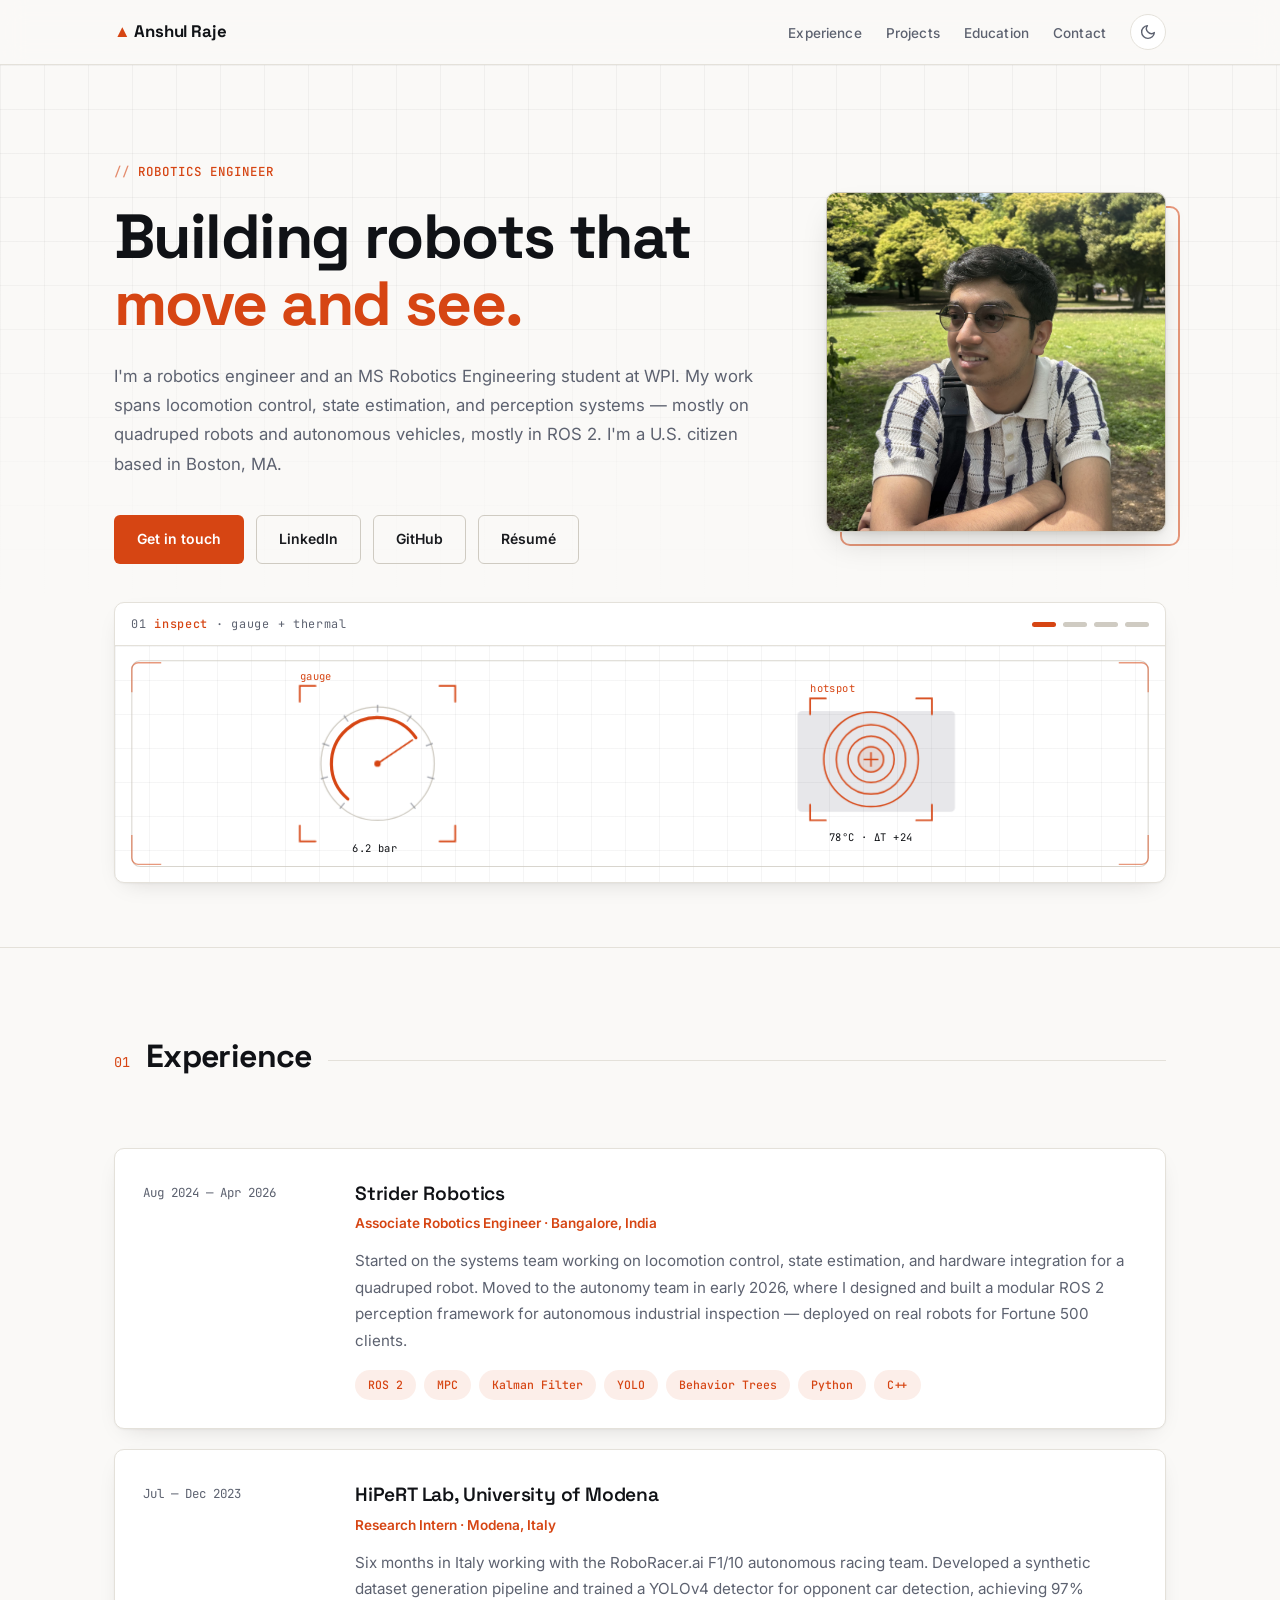
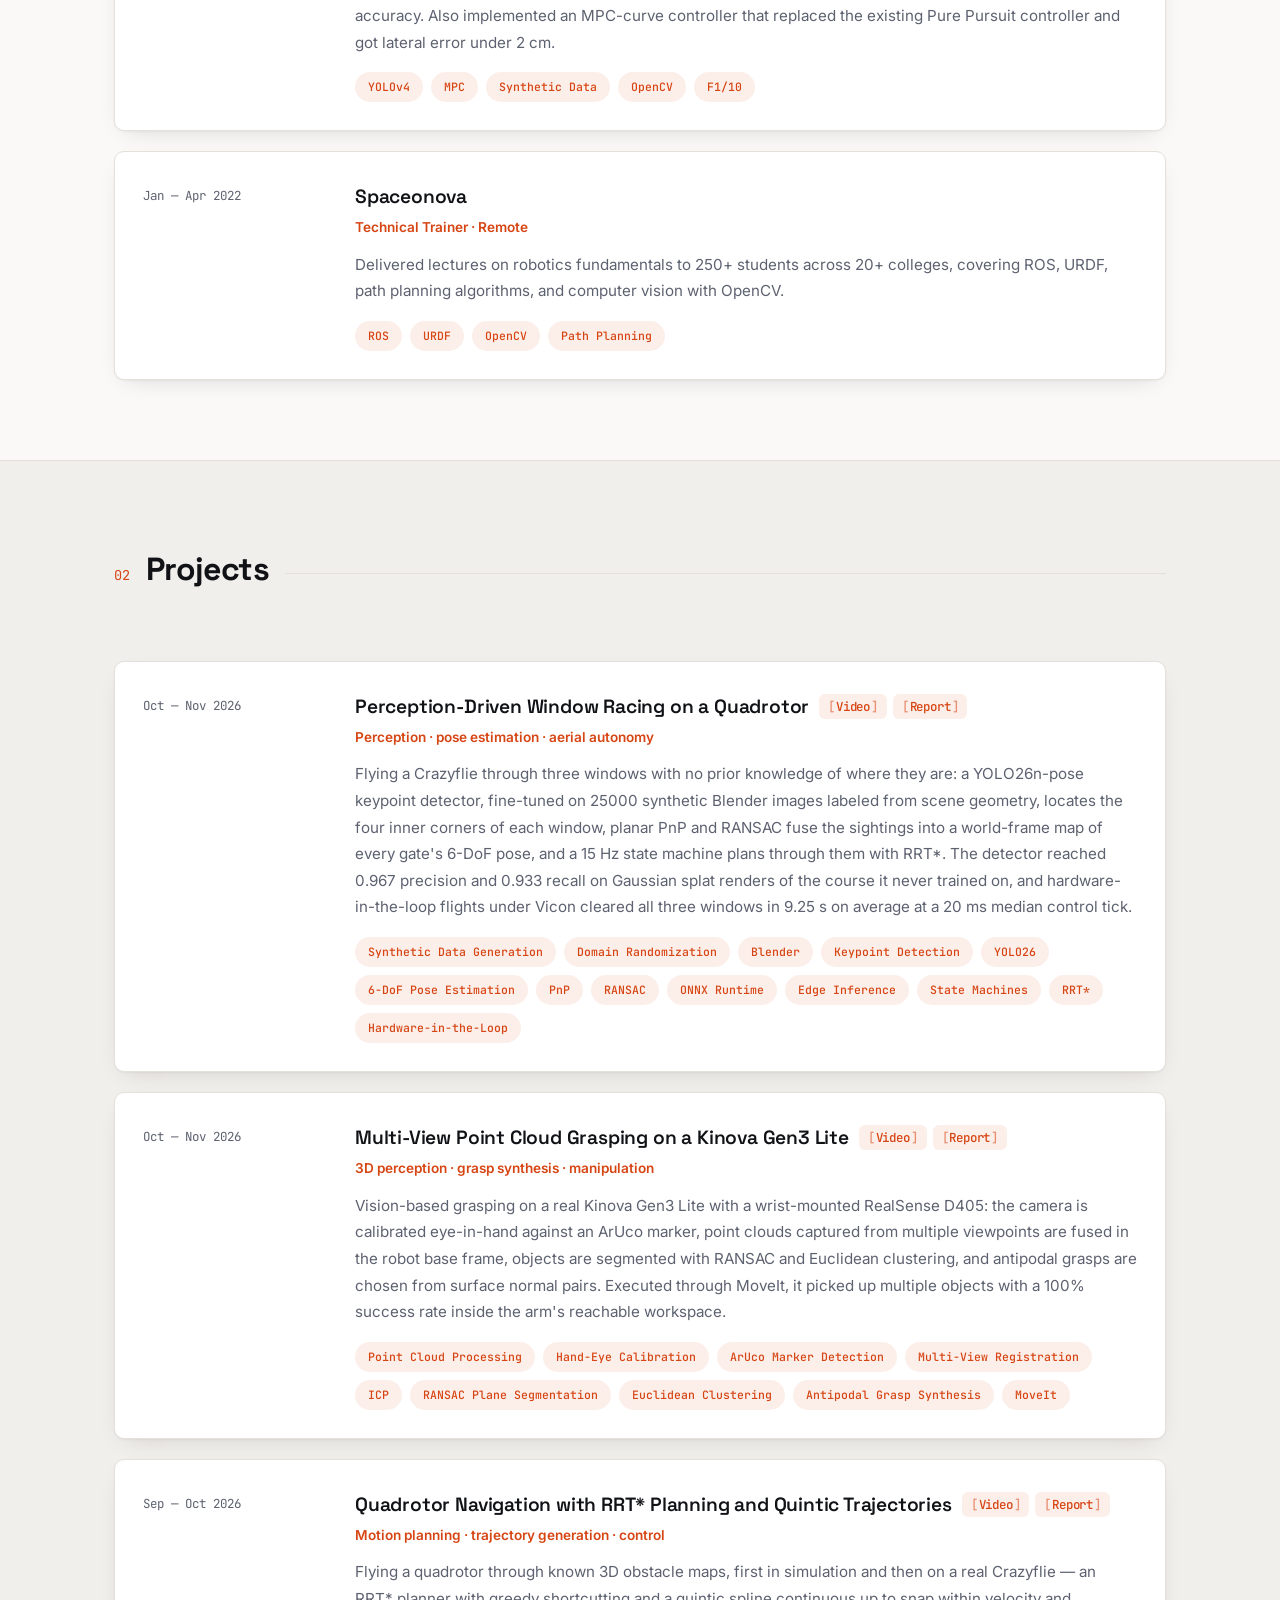
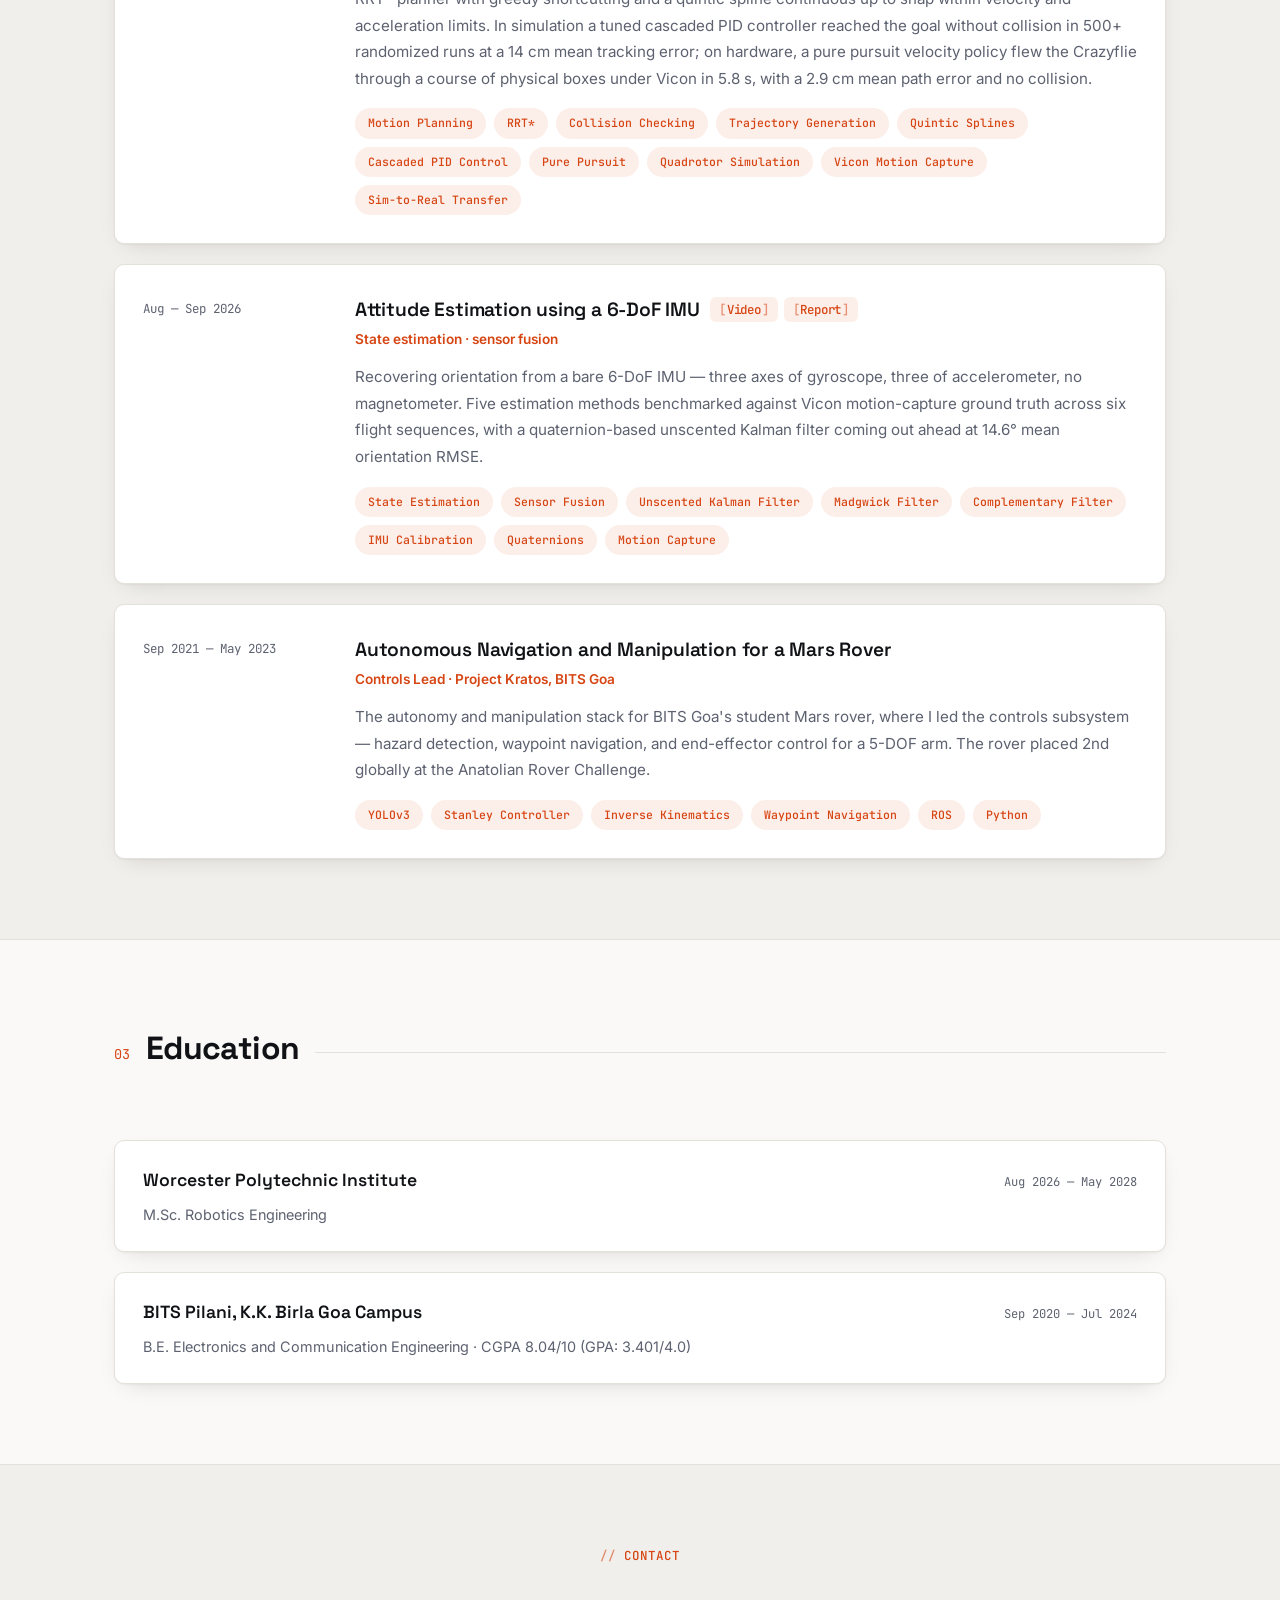
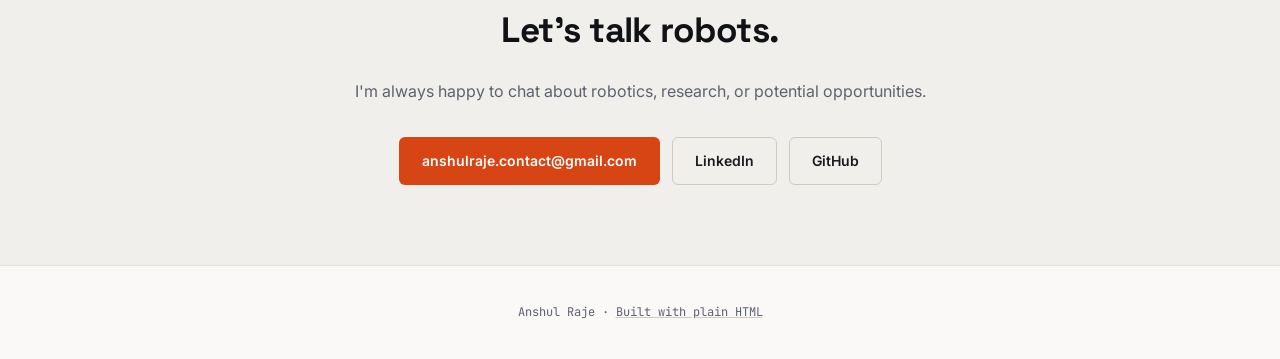
<file: index.html>
<!DOCTYPE html>
<html lang="en">

<head>
  <meta charset="UTF-8" />
  <meta name="viewport" content="width=device-width, initial-scale=1.0" />
  <title>Anshul Raje — Robotics Engineer</title>
  <meta name="description" content="Anshul Raje — robotics engineer working on locomotion, state estimation, and perception. MS Robotics Engineering at WPI." />
  <script>
    (function () {
      var t;
      var m = location.search.match(/[?&]theme=(light|dark)/);
      if (m) t = m[1];
      if (!t) { try { t = localStorage.getItem('theme'); } catch (e) { } }
      if (!t) t = window.matchMedia && window.matchMedia('(prefers-color-scheme: light)').matches ? 'light' : 'dark';
      document.documentElement.setAttribute('data-theme', t);
    })();
  </script>
  <link rel="preconnect" href="https://fonts.googleapis.com" />
  <link rel="preconnect" href="https://fonts.gstatic.com" crossorigin />
  <link
    href="https://fonts.googleapis.com/css2?family=Space+Grotesk:wght@500;600;700&family=Inter:wght@400;500;600&family=JetBrains+Mono:wght@400;500&display=swap"
    rel="stylesheet" />
  <link rel="stylesheet" href="css/style.css" />
</head>

<body>

  <!-- NAV -->
  <nav class="site-nav">
    <div class="container">
      <a href="index.html" class="nav-brand"><span class="brand-mark">▲</span> Anshul Raje</a>
      <div class="nav-right">
        <ul class="nav-links">
          <li><a href="#experience">Experience</a></li>
          <li><a href="#projects">Projects</a></li>
          <li><a href="#education">Education</a></li>
          <li><a href="#contact">Contact</a></li>
        </ul>
        <button class="theme-toggle" aria-label="Toggle light / dark theme">
          <svg class="icon-moon" viewBox="0 0 24 24" fill="none" stroke="currentColor" stroke-width="2"
            stroke-linecap="round" stroke-linejoin="round">
            <path d="M21 12.79A9 9 0 1 1 11.21 3 7 7 0 0 0 21 12.79z" />
          </svg>
          <svg class="icon-sun" viewBox="0 0 24 24" fill="none" stroke="currentColor" stroke-width="2"
            stroke-linecap="round" stroke-linejoin="round">
            <circle cx="12" cy="12" r="5" />
            <path d="M12 1v2M12 21v2M4.22 4.22l1.42 1.42M18.36 18.36l1.42 1.42M1 12h2M21 12h2M4.22 19.78l1.42-1.42M18.36 5.64l1.42-1.42" />
          </svg>
        </button>
      </div>
    </div>
  </nav>

  <!-- HERO -->
  <header class="hero">
    <div class="container hero-layout">
      <div class="hero-text">
        <p class="eyebrow">Robotics Engineer</p>
        <h1>Building robots that<br /><span class="accent-word">move and see.</span></h1>
        <p class="hero-intro">
          I'm a robotics engineer and an MS Robotics Engineering student at WPI.
          My work spans locomotion control, state estimation, and perception systems —
          mostly on quadruped robots and autonomous vehicles, mostly in ROS 2.
          I'm a U.S. citizen based in Boston, MA.
        </p>
        <div class="hero-actions">
          <a href="#contact" class="btn btn-solid">Get in touch</a>
          <a href="https://linkedin.com/in/anshulraje" target="_blank" rel="noopener" class="btn btn-outline">LinkedIn</a>
          <a href="https://github.com/anshulraje" target="_blank" rel="noopener" class="btn btn-outline">GitHub</a>
          <a href="assets/resumes/resume-nov-2026.pdf" target="_blank" class="btn btn-outline">Résumé</a>
        </div>
      </div>
      <div class="hero-photo">
        <img src="assets/index/profile-picture.jpg" alt="Anshul Raje" />
      </div>
    </div>
  </header>

  <!-- SIGNATURE — perception-stack animation -->
  <section class="sig-section" aria-hidden="true">
    <div class="container">
      <div class="sig reveal">
        <div class="sig-bar">
          <span class="sig-cap" id="sig-cap"></span>
          <div class="sig-pips" id="sig-pips"></div>
        </div>
        <div class="sig-stage">
          <svg viewBox="0 0 1000 224" preserveAspectRatio="xMidYMid meet">
            <defs>
              <marker id="sig-ar" markerWidth="6" markerHeight="6" refX="5" refY="3" orient="auto">
                <path d="M0 0.5 L5 3 L0 5.5 Z" />
              </marker>
            </defs>
            <rect class="bezel" x="16" y="14" width="968" height="196" rx="8" />
            <path class="vf"
              d="M16 44 V22 A6 6 0 0 1 22 16 H44 M956 16 H978 A6 6 0 0 1 984 22 V44 M984 180 V202 A6 6 0 0 1 978 208 H956 M44 208 H22 A6 6 0 0 1 16 202 V180" />
            <g class="scene" id="sig-s0"></g>
            <g class="scene" id="sig-s1"></g>
            <g class="scene" id="sig-s2"></g>
            <g class="scene" id="sig-s3"></g>
          </svg>
        </div>
      </div>
    </div>
  </section>

  <!-- EXPERIENCE -->
  <section id="experience">
    <div class="container">
      <div class="section-head reveal">
        <span class="section-num">01</span>
        <h2 class="section-title">Experience</h2>
        <span class="section-rule"></span>
      </div>
      <div class="exp-list card-list">

        <a href="strider.html" class="exp-item card-item reveal">
          <div class="exp-when">Aug 2024 — Apr 2026</div>
          <div>
            <div class="exp-org">Strider Robotics</div>
            <p class="exp-role">Associate Robotics Engineer · Bangalore, India</p>
            <p class="exp-desc">
              Started on the systems team working on locomotion control, state estimation,
              and hardware integration for a quadruped robot. Moved to the autonomy team in early 2026,
              where I designed and built a modular ROS 2 perception framework for autonomous industrial
              inspection — deployed on real robots for Fortune 500 clients.
            </p>
            <div class="tags">
              <span class="tag">ROS 2</span>
              <span class="tag">MPC</span>
              <span class="tag">Kalman Filter</span>
              <span class="tag">YOLO</span>
              <span class="tag">Behavior Trees</span>
              <span class="tag">Python</span>
              <span class="tag">C++</span>
            </div>
          </div>
        </a>

        <a href="f110.html" class="exp-item card-item reveal">
          <div class="exp-when">Jul — Dec 2023</div>
          <div>
            <div class="exp-org">HiPeRT Lab, University of Modena</div>
            <p class="exp-role">Research Intern · Modena, Italy</p>
            <p class="exp-desc">
              Six months in Italy working with the RoboRacer.ai F1/10 autonomous racing team.
              Developed a synthetic dataset generation pipeline and trained a YOLOv4 detector
              for opponent car detection, achieving 97% accuracy. Also implemented an MPC-curve
              controller that replaced the existing Pure Pursuit controller and got lateral error
              under 2 cm.
            </p>
            <div class="tags">
              <span class="tag">YOLOv4</span>
              <span class="tag">MPC</span>
              <span class="tag">Synthetic Data</span>
              <span class="tag">OpenCV</span>
              <span class="tag">F1/10</span>
            </div>
          </div>
        </a>

        <div class="exp-item card-item reveal">
          <div class="exp-when">Jan — Apr 2022</div>
          <div>
            <div class="exp-org">Spaceonova</div>
            <p class="exp-role">Technical Trainer · Remote</p>
            <p class="exp-desc">
              Delivered lectures on robotics fundamentals to 250+ students across 20+ colleges,
              covering ROS, URDF, path planning algorithms, and computer vision with OpenCV.
            </p>
            <div class="tags">
              <span class="tag">ROS</span>
              <span class="tag">URDF</span>
              <span class="tag">OpenCV</span>
              <span class="tag">Path Planning</span>
            </div>
          </div>
        </div>

      </div>
    </div>
  </section>

  <!-- PROJECTS -->
  <section id="projects" class="alt">
    <div class="container">
      <div class="section-head reveal">
        <span class="section-num">02</span>
        <h2 class="section-title">Projects</h2>
        <span class="section-rule"></span>
      </div>
      <div class="exp-list card-list">

        <div class="exp-item card-item reveal">
          <div class="exp-when">Oct — Nov 2026</div>
          <div>
            <div class="exp-org">Perception-Driven Window Racing on a Quadrotor<span class="org-links"><a
                href="https://youtu.be/Sn3VnQbZygQ" target="_blank" rel="noopener" class="org-link">Video</a><a
                href="assets/window-racing/window-racing-report.pdf" target="_blank" rel="noopener"
                class="org-link">Report</a></span></div>
            <p class="exp-role">Perception · pose estimation · aerial autonomy</p>
            <p class="exp-desc">
              Flying a Crazyflie through three windows with no prior knowledge of where they are: a
              YOLO26n-pose keypoint detector, fine-tuned on 25000 synthetic Blender images labeled
              from scene geometry, locates the four inner corners of each window, planar PnP and
              RANSAC fuse the sightings into a world-frame map of every gate's 6-DoF pose, and a
              15 Hz state machine plans through them with RRT*. The detector reached 0.967 precision
              and 0.933 recall on Gaussian splat renders of the course it never trained on, and
              hardware-in-the-loop flights under Vicon cleared all three windows in 9.25 s on average
              at a 20 ms median control tick.
            </p>
            <div class="tags">
              <span class="tag">Synthetic Data Generation</span>
              <span class="tag">Domain Randomization</span>
              <span class="tag">Blender</span>
              <span class="tag">Keypoint Detection</span>
              <span class="tag">YOLO26</span>
              <span class="tag">6-DoF Pose Estimation</span>
              <span class="tag">PnP</span>
              <span class="tag">RANSAC</span>
              <span class="tag">ONNX Runtime</span>
              <span class="tag">Edge Inference</span>
              <span class="tag">State Machines</span>
              <span class="tag">RRT*</span>
              <span class="tag">Hardware-in-the-Loop</span>
            </div>
          </div>
        </div>

        <div class="exp-item card-item reveal">
          <div class="exp-when">Oct — Nov 2026</div>
          <div>
            <div class="exp-org">Multi-View Point Cloud Grasping on a Kinova Gen3 Lite<span class="org-links"><a
                href="https://youtube.com/shorts/jVF-mhXjs1w?feature=share" target="_blank" rel="noopener" class="org-link">Video</a><a
                href="assets/kinova-grasping/kinova-grasping-report.pdf" target="_blank" rel="noopener"
                class="org-link">Report</a></span></div>
            <p class="exp-role">3D perception · grasp synthesis · manipulation</p>
            <p class="exp-desc">
              Vision-based grasping on a real Kinova Gen3 Lite with a wrist-mounted RealSense D405:
              the camera is calibrated eye-in-hand against an ArUco marker, point clouds captured from
              multiple viewpoints are fused in the robot base frame, objects are segmented with RANSAC
              and Euclidean clustering, and antipodal grasps are chosen from surface normal pairs.
              Executed through MoveIt, it picked up multiple objects with a 100% success rate
              inside the arm's reachable workspace.
            </p>
            <div class="tags">
              <span class="tag">Point Cloud Processing</span>
              <span class="tag">Hand-Eye Calibration</span>
              <span class="tag">ArUco Marker Detection</span>
              <span class="tag">Multi-View Registration</span>
              <span class="tag">ICP</span>
              <span class="tag">RANSAC Plane Segmentation</span>
              <span class="tag">Euclidean Clustering</span>
              <span class="tag">Antipodal Grasp Synthesis</span>
              <span class="tag">MoveIt</span>
            </div>
          </div>
        </div>

        <div class="exp-item card-item reveal">
          <div class="exp-when">Sep — Oct 2026</div>
          <div>
            <div class="exp-org">Quadrotor Navigation with RRT* Planning and Quintic Trajectories<span class="org-links"><a
                href="https://youtu.be/7_CTK82YpS0" target="_blank" rel="noopener" class="org-link">Video</a><a
                href="assets/quadrotor/quadrotor-navigation-report.pdf" target="_blank" rel="noopener"
                class="org-link">Report</a></span></div>
            <p class="exp-role">Motion planning · trajectory generation · control</p>
            <p class="exp-desc">
              Flying a quadrotor through known 3D obstacle maps, first in simulation and then on a
              real Crazyflie — an RRT* planner with greedy shortcutting and a quintic spline
              continuous up to snap within velocity and acceleration limits. In simulation a tuned
              cascaded PID controller reached the goal without collision in 500+ randomized runs at
              a 14 cm mean tracking error; on hardware, a pure pursuit velocity policy flew the
              Crazyflie through a course of physical boxes under Vicon in 5.8 s, with a 2.9 cm mean
              path error and no collision.
            </p>
            <div class="tags">
              <span class="tag">Motion Planning</span>
              <span class="tag">RRT*</span>
              <span class="tag">Collision Checking</span>
              <span class="tag">Trajectory Generation</span>
              <span class="tag">Quintic Splines</span>
              <span class="tag">Cascaded PID Control</span>
              <span class="tag">Pure Pursuit</span>
              <span class="tag">Quadrotor Simulation</span>
              <span class="tag">Vicon Motion Capture</span>
              <span class="tag">Sim-to-Real Transfer</span>
            </div>
          </div>
        </div>

        <div class="exp-item card-item reveal">
          <div class="exp-when">Aug — Sep 2026</div>
          <div>
            <div class="exp-org">Attitude Estimation using a 6-DoF IMU<span class="org-links"><a
                href="https://youtu.be/cGSoPlDG6GQ" target="_blank" rel="noopener" class="org-link">Video</a><a
                href="assets/attitude/attitude-estimation-report.pdf" target="_blank" rel="noopener"
                class="org-link">Report</a></span></div>
            <p class="exp-role">State estimation · sensor fusion</p>
            <p class="exp-desc">
              Recovering orientation from a bare 6-DoF IMU — three axes of gyroscope, three of
              accelerometer, no magnetometer. Five estimation methods benchmarked against Vicon
              motion-capture ground truth across six flight sequences, with a quaternion-based
              unscented Kalman filter coming out ahead at 14.6° mean orientation RMSE.
            </p>
            <div class="tags">
              <span class="tag">State Estimation</span>
              <span class="tag">Sensor Fusion</span>
              <span class="tag">Unscented Kalman Filter</span>
              <span class="tag">Madgwick Filter</span>
              <span class="tag">Complementary Filter</span>
              <span class="tag">IMU Calibration</span>
              <span class="tag">Quaternions</span>
              <span class="tag">Motion Capture</span>
            </div>
          </div>
        </div>

        <a href="kratos.html" class="exp-item card-item reveal">
          <div class="exp-when">Sep 2021 — May 2023</div>
          <div>
            <div class="exp-org">Autonomous Navigation and Manipulation for a Mars Rover</div>
            <p class="exp-role">Controls Lead · Project Kratos, BITS Goa</p>
            <p class="exp-desc">
              The autonomy and manipulation stack for BITS Goa's student Mars rover, where I led
              the controls subsystem — hazard detection, waypoint navigation, and end-effector
              control for a 5-DOF arm. The rover placed 2nd globally at the Anatolian Rover
              Challenge.
            </p>
            <div class="tags">
              <span class="tag">YOLOv3</span>
              <span class="tag">Stanley Controller</span>
              <span class="tag">Inverse Kinematics</span>
              <span class="tag">Waypoint Navigation</span>
              <span class="tag">ROS</span>
              <span class="tag">Python</span>
            </div>
          </div>
        </a>

      </div>
    </div>
  </section>

  <!-- EDUCATION -->
  <section id="education">
    <div class="container">
      <div class="section-head reveal">
        <span class="section-num">03</span>
        <h2 class="section-title">Education</h2>
        <span class="section-rule"></span>
      </div>
      <div class="edu-list">
        <div class="edu-item reveal">
          <span class="edu-school">Worcester Polytechnic Institute</span>
          <span class="edu-date">Aug 2026 — May 2028</span>
          <span class="edu-degree">M.Sc. Robotics Engineering</span>
        </div>
        <div class="edu-item reveal">
          <span class="edu-school">BITS Pilani, K.K. Birla Goa Campus</span>
          <span class="edu-date">Sep 2020 — Jul 2024</span>
          <span class="edu-degree">B.E. Electronics and Communication Engineering · CGPA 8.04/10 (GPA: 3.401/4.0)</span>
        </div>
      </div>
    </div>
  </section>

  <!-- CONTACT -->
  <section id="contact" class="alt">
    <div class="container">
      <div class="contact-block reveal">
        <p class="eyebrow">Contact</p>
        <h2>Let's talk robots.</h2>
        <p>I'm always happy to chat about robotics, research, or potential opportunities.</p>
        <div class="contact-actions">
          <a href="mailto:anshulraje.contact@gmail.com" class="btn btn-solid">anshulraje.contact@gmail.com</a>
          <a href="https://linkedin.com/in/anshulraje" target="_blank" rel="noopener" class="btn btn-outline">LinkedIn</a>
          <a href="https://github.com/anshulraje" target="_blank" rel="noopener" class="btn btn-outline">GitHub</a>
        </div>
      </div>
    </div>
  </section>

  <!-- FOOTER -->
  <footer>
    <div class="container">
      <p>Anshul Raje · <a href="https://github.com/anshulraje/anshulraje.github.io" target="_blank" rel="noopener">Built
          with plain HTML</a></p>
    </div>
  </footer>

  <script src="js/site.js"></script>
</body>

</html>
</file>
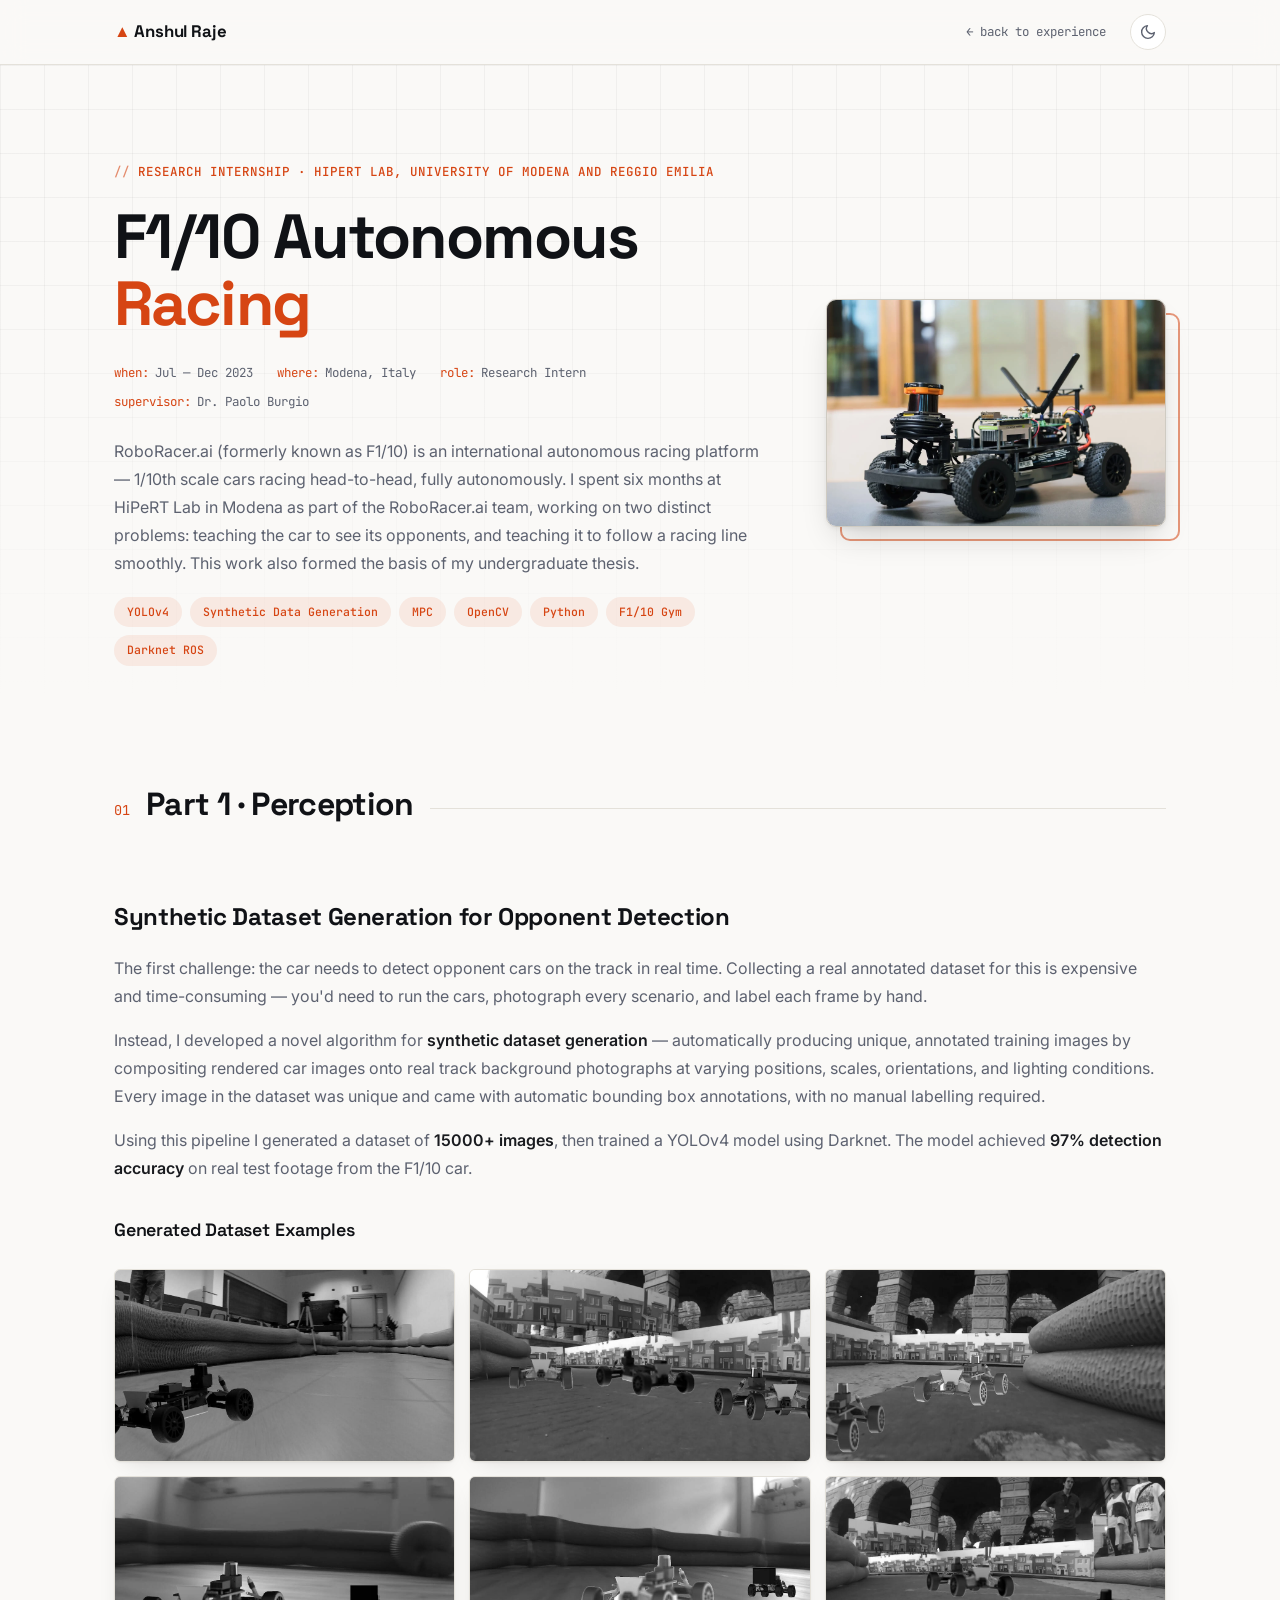
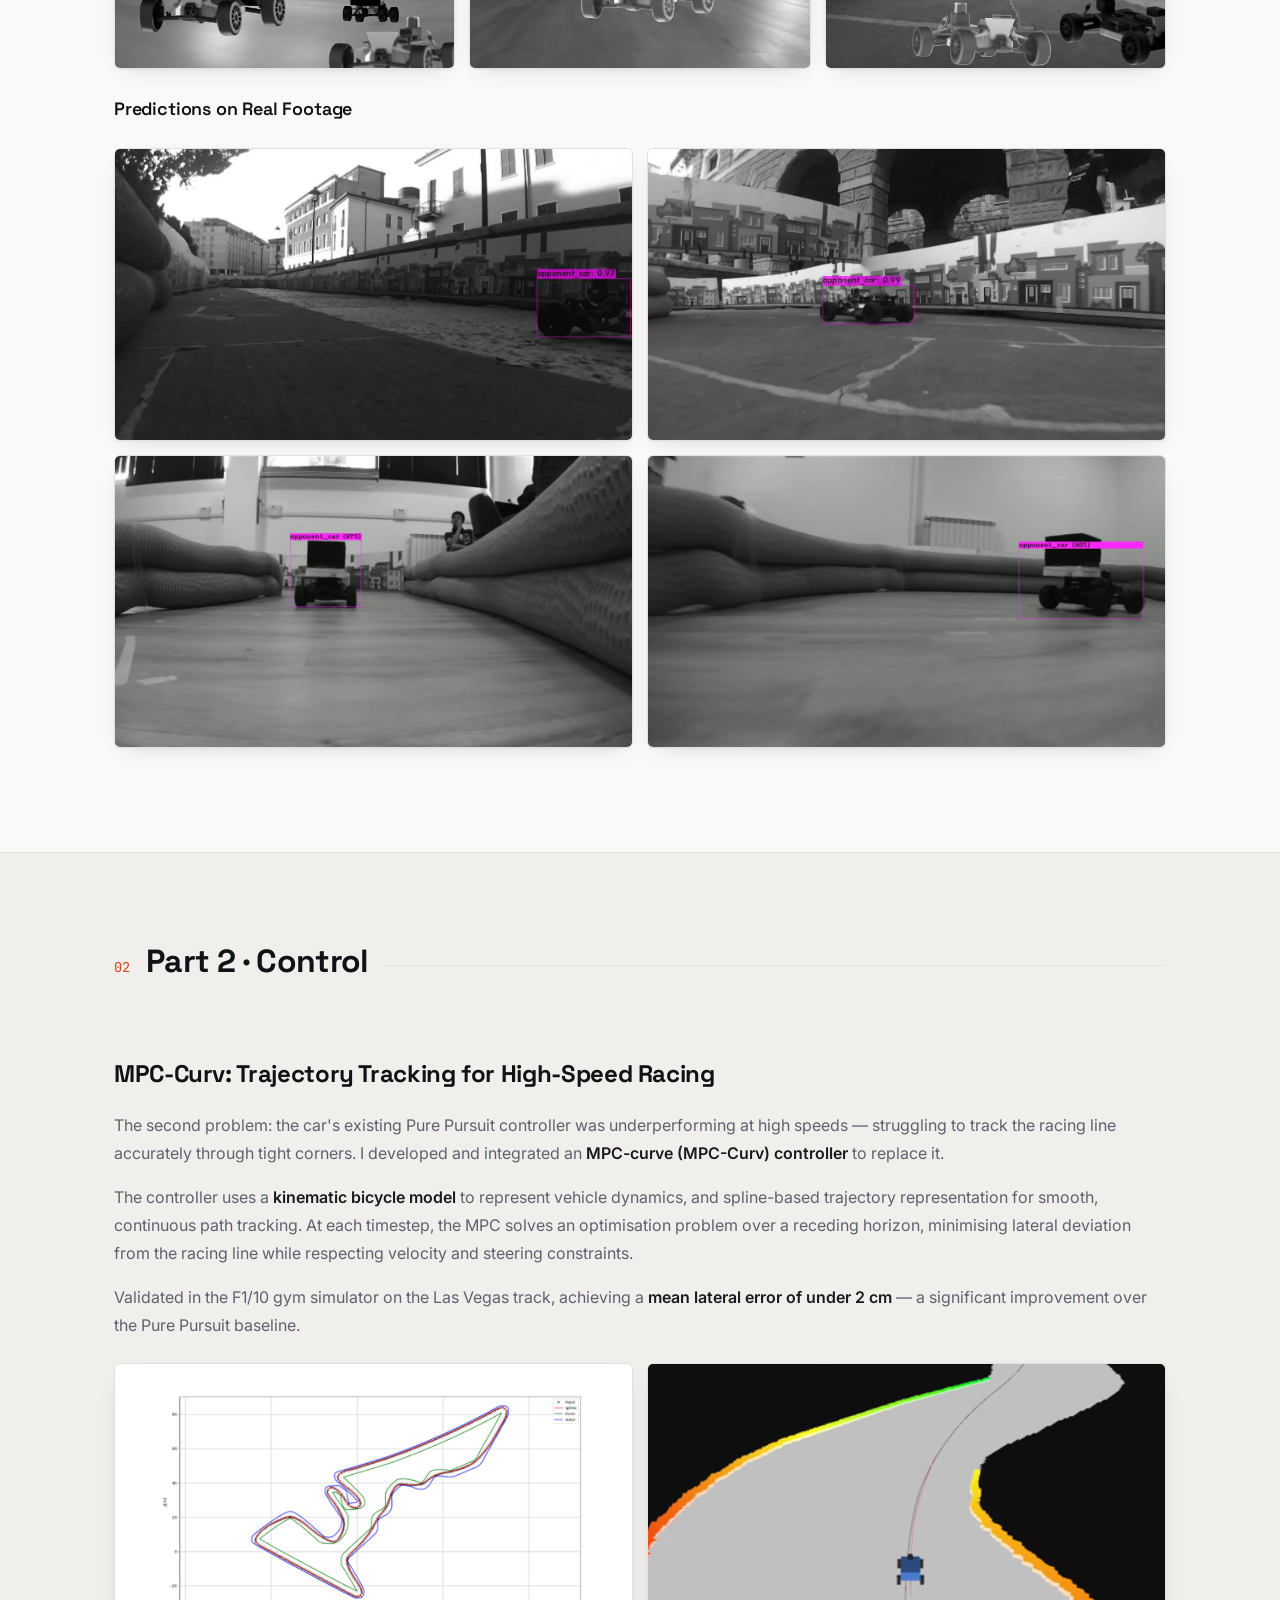
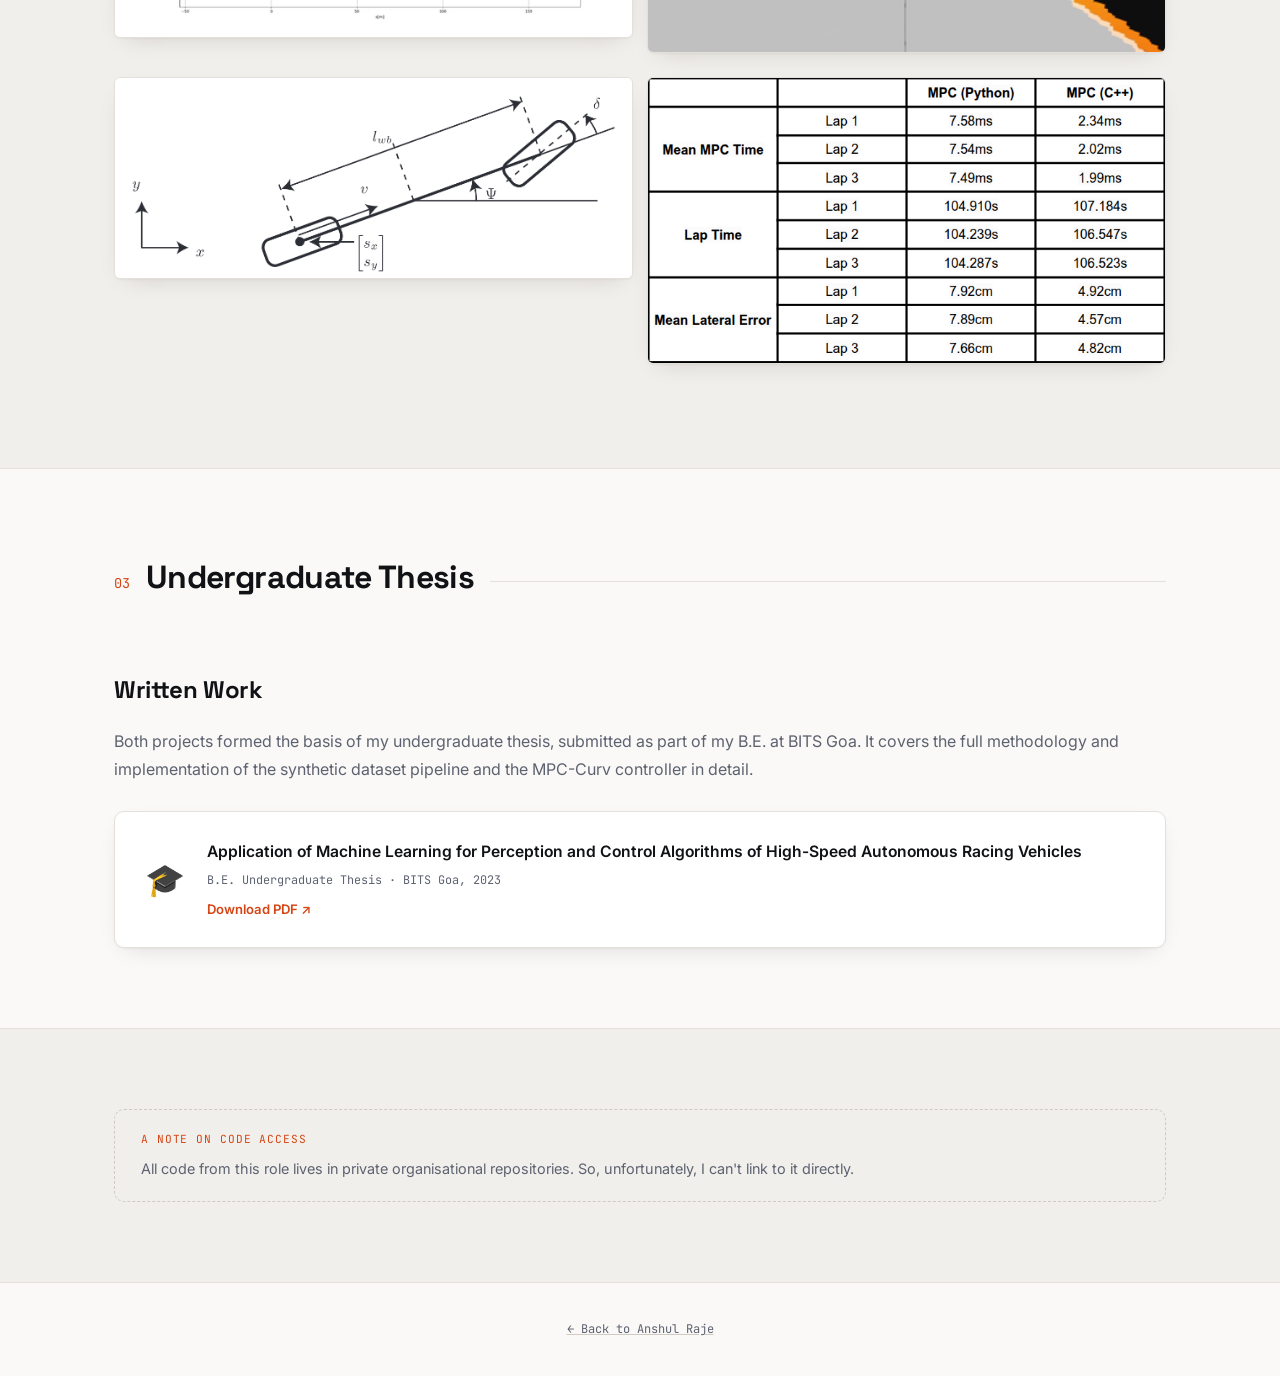
<file: f110.html>
<!DOCTYPE html>
<html lang="en">

<head>
  <meta charset="UTF-8" />
  <meta name="viewport" content="width=device-width, initial-scale=1.0" />
  <title>F1/10 Autonomous Racing · Anshul Raje</title>
  <meta name="description" content="F1/10 autonomous racing at HiPeRT Lab — synthetic dataset generation for opponent detection and MPC-Curv trajectory tracking." />
  <script>
    (function () {
      var t;
      var m = location.search.match(/[?&]theme=(light|dark)/);
      if (m) t = m[1];
      if (!t) { try { t = localStorage.getItem('theme'); } catch (e) { } }
      if (!t) t = window.matchMedia && window.matchMedia('(prefers-color-scheme: light)').matches ? 'light' : 'dark';
      document.documentElement.setAttribute('data-theme', t);
    })();
  </script>
  <link rel="preconnect" href="https://fonts.googleapis.com" />
  <link rel="preconnect" href="https://fonts.gstatic.com" crossorigin />
  <link
    href="https://fonts.googleapis.com/css2?family=Space+Grotesk:wght@500;600;700&family=Inter:wght@400;500;600&family=JetBrains+Mono:wght@400;500&display=swap"
    rel="stylesheet" />
  <link rel="stylesheet" href="css/style.css" />
</head>

<body>

  <!-- NAV -->
  <nav class="site-nav">
    <div class="container">
      <a href="index.html" class="nav-brand"><span class="brand-mark">▲</span> Anshul Raje</a>
      <div class="nav-right">
        <a href="index.html#experience" class="nav-back">← back to experience</a>
        <button class="theme-toggle" aria-label="Toggle light / dark theme">
          <svg class="icon-moon" viewBox="0 0 24 24" fill="none" stroke="currentColor" stroke-width="2"
            stroke-linecap="round" stroke-linejoin="round">
            <path d="M21 12.79A9 9 0 1 1 11.21 3 7 7 0 0 0 21 12.79z" />
          </svg>
          <svg class="icon-sun" viewBox="0 0 24 24" fill="none" stroke="currentColor" stroke-width="2"
            stroke-linecap="round" stroke-linejoin="round">
            <circle cx="12" cy="12" r="5" />
            <path d="M12 1v2M12 21v2M4.22 4.22l1.42 1.42M18.36 18.36l1.42 1.42M1 12h2M21 12h2M4.22 19.78l1.42-1.42M18.36 5.64l1.42-1.42" />
          </svg>
        </button>
      </div>
    </div>
  </nav>

  <!-- HERO -->
  <header class="hero">
    <div class="container hero-layout">
      <div class="hero-text">
        <p class="eyebrow">Research Internship · HiPeRT Lab, University of Modena and Reggio Emilia</p>
        <h1>F1/10 Autonomous<br /><span class="accent-word">Racing</span></h1>
        <div class="hero-meta">
          <span><span class="meta-key">when:</span> Jul — Dec 2023</span>
          <span><span class="meta-key">where:</span> Modena, Italy</span>
          <span><span class="meta-key">role:</span> Research Intern</span>
          <span><span class="meta-key">supervisor:</span> Dr. Paolo Burgio</span>
        </div>
        <p class="hero-desc">
          RoboRacer.ai (formerly known as F1/10) is an international autonomous racing platform —
          1/10th scale cars racing head-to-head, fully autonomously. I spent six months at HiPeRT Lab
          in Modena as part of the RoboRacer.ai team, working on two distinct problems: teaching the
          car to see its opponents, and teaching it to follow a racing line smoothly. This work also
          formed the basis of my undergraduate thesis.
        </p>
        <div class="tags">
          <span class="tag">YOLOv4</span>
          <span class="tag">Synthetic Data Generation</span>
          <span class="tag">MPC</span>
          <span class="tag">OpenCV</span>
          <span class="tag">Python</span>
          <span class="tag">F1/10 Gym</span>
          <span class="tag">Darknet ROS</span>
        </div>
      </div>
      <div class="hero-photo">
        <img src="assets/f110/car.webp" alt="F1/10 autonomous racing car" />
      </div>
    </div>
  </header>

  <!-- SYNTHETIC DATASET -->
  <section id="perception">
    <div class="container">
      <div class="section-head reveal">
        <span class="section-num">01</span>
        <h2 class="section-title">Part 1 · Perception</h2>
        <span class="section-rule"></span>
      </div>

      <div class="reveal">
        <h2>Synthetic Dataset Generation for Opponent Detection</h2>
        <p>
          The first challenge: the car needs to detect opponent cars on the track in real time.
          Collecting a real annotated dataset for this is expensive and time-consuming —
          you'd need to run the cars, photograph every scenario, and label each frame by hand.
        </p>
        <p>
          Instead, I developed a novel algorithm for <strong>synthetic dataset generation</strong> —
          automatically producing unique, annotated training images by compositing rendered car
          images onto real track background photographs at varying positions, scales, orientations,
          and lighting conditions. Every image in the dataset was unique and came with automatic
          bounding box annotations, with no manual labelling required.
        </p>
        <p>
          Using this pipeline I generated a dataset of <strong>15000+ images</strong>,
          then trained a YOLOv4 model using Darknet. The model achieved
          <strong>97% detection accuracy</strong> on real test footage from the F1/10 car.
        </p>
      </div>

      <div class="reveal">
        <h3 style="margin-top: 32px;">Generated Dataset Examples</h3>
        <div class="media-grid-3">
          <img src="assets/f110/gen1.jpg" class="media-img" alt="Synthetic training image example 1" loading="lazy">
          <img src="assets/f110/gen2.jpg" class="media-img" alt="Synthetic training image example 2" loading="lazy">
          <img src="assets/f110/gen3.jpg" class="media-img" alt="Synthetic training image example 3" loading="lazy">
          <img src="assets/f110/gen4.jpg" class="media-img" alt="Synthetic training image example 4" loading="lazy">
          <img src="assets/f110/gen5.jpg" class="media-img" alt="Synthetic training image example 5" loading="lazy">
          <img src="assets/f110/gen6.jpg" class="media-img" alt="Synthetic training image example 6" loading="lazy">
        </div>
      </div>

      <div class="reveal">
        <h3>Predictions on Real Footage</h3>
        <div class="media-grid">
          <img src="assets/f110/pred1.jpg" class="media-img" alt="YOLOv4 prediction on real footage 1" loading="lazy">
          <img src="assets/f110/pred2.jpg" class="media-img" alt="YOLOv4 prediction on real footage 2" loading="lazy">
          <img src="assets/f110/pred3.png" class="media-img" alt="YOLOv4 prediction on real footage 3" loading="lazy">
          <img src="assets/f110/pred4.png" class="media-img" alt="YOLOv4 prediction on real footage 4" loading="lazy">
        </div>
      </div>
    </div>
  </section>

  <!-- MPC -->
  <section id="control" class="alt">
    <div class="container">
      <div class="section-head reveal">
        <span class="section-num">02</span>
        <h2 class="section-title">Part 2 · Control</h2>
        <span class="section-rule"></span>
      </div>

      <div class="reveal">
        <h2>MPC-Curv: Trajectory Tracking for High-Speed Racing</h2>
        <p>
          The second problem: the car's existing Pure Pursuit controller was underperforming
          at high speeds — struggling to track the racing line accurately through tight corners.
          I developed and integrated an <strong>MPC-curve (MPC-Curv) controller</strong> to replace it.
        </p>
        <p>
          The controller uses a <strong>kinematic bicycle model</strong> to represent vehicle dynamics,
          and spline-based trajectory representation for smooth, continuous path tracking.
          At each timestep, the MPC solves an optimisation problem over a receding horizon,
          minimising lateral deviation from the racing line while respecting velocity and
          steering constraints.
        </p>
        <p>
          Validated in the F1/10 gym simulator on the Las Vegas track, achieving a
          <strong>mean lateral error of under 2 cm</strong> — a significant improvement over
          the Pure Pursuit baseline.
        </p>
      </div>

      <div class="media-grid reveal">
        <img src="assets/f110/spline.png" class="media-img" alt="Spline-based trajectory representation" loading="lazy">
        <img src="assets/f110/trajectory.png" class="media-img" alt="Tracked trajectory on the racing line" loading="lazy">
      </div>
      <div class="media-grid reveal">
        <img src="assets/f110/kinematic-model.png" class="media-img" alt="Kinematic bicycle model" loading="lazy">
        <img src="assets/f110/stats.png" class="media-img" alt="Controller performance statistics" loading="lazy">
      </div>
    </div>
  </section>

  <!-- THESIS -->
  <section id="thesis">
    <div class="container">
      <div class="section-head reveal">
        <span class="section-num">03</span>
        <h2 class="section-title">Undergraduate Thesis</h2>
        <span class="section-rule"></span>
      </div>
      <div class="reveal">
        <h2>Written Work</h2>
        <p>
          Both projects formed the basis of my undergraduate thesis, submitted as part of my
          B.E. at BITS Goa. It covers the full methodology and implementation of the
          synthetic dataset pipeline and the MPC-Curv controller in detail.
        </p>
        <a href="assets/f110/thesis_report_2020aats1024g.pdf" target="_blank" class="thesis-card">
          <div class="thesis-icon">🎓</div>
          <div>
            <p class="thesis-title">Application of Machine Learning for Perception and Control Algorithms of
              High-Speed Autonomous Racing Vehicles</p>
            <p class="thesis-sub">B.E. Undergraduate Thesis · BITS Goa, 2023</p>
            <p class="thesis-link">Download PDF ↗</p>
          </div>
        </a>
      </div>
    </div>
  </section>

  <!-- NOTE -->
  <section id="note" class="alt">
    <div class="container">
      <div class="note-strip reveal">
        <span class="note-label">A note on code access</span>
        All code from this role lives in private organisational repositories. So, unfortunately,
        I can't link to it directly.
      </div>
    </div>
  </section>

  <!-- FOOTER -->
  <footer>
    <div class="container">
      <p><a href="index.html">← Back to Anshul Raje</a></p>
    </div>
  </footer>

  <script src="js/site.js"></script>
</body>

</html>
</file>
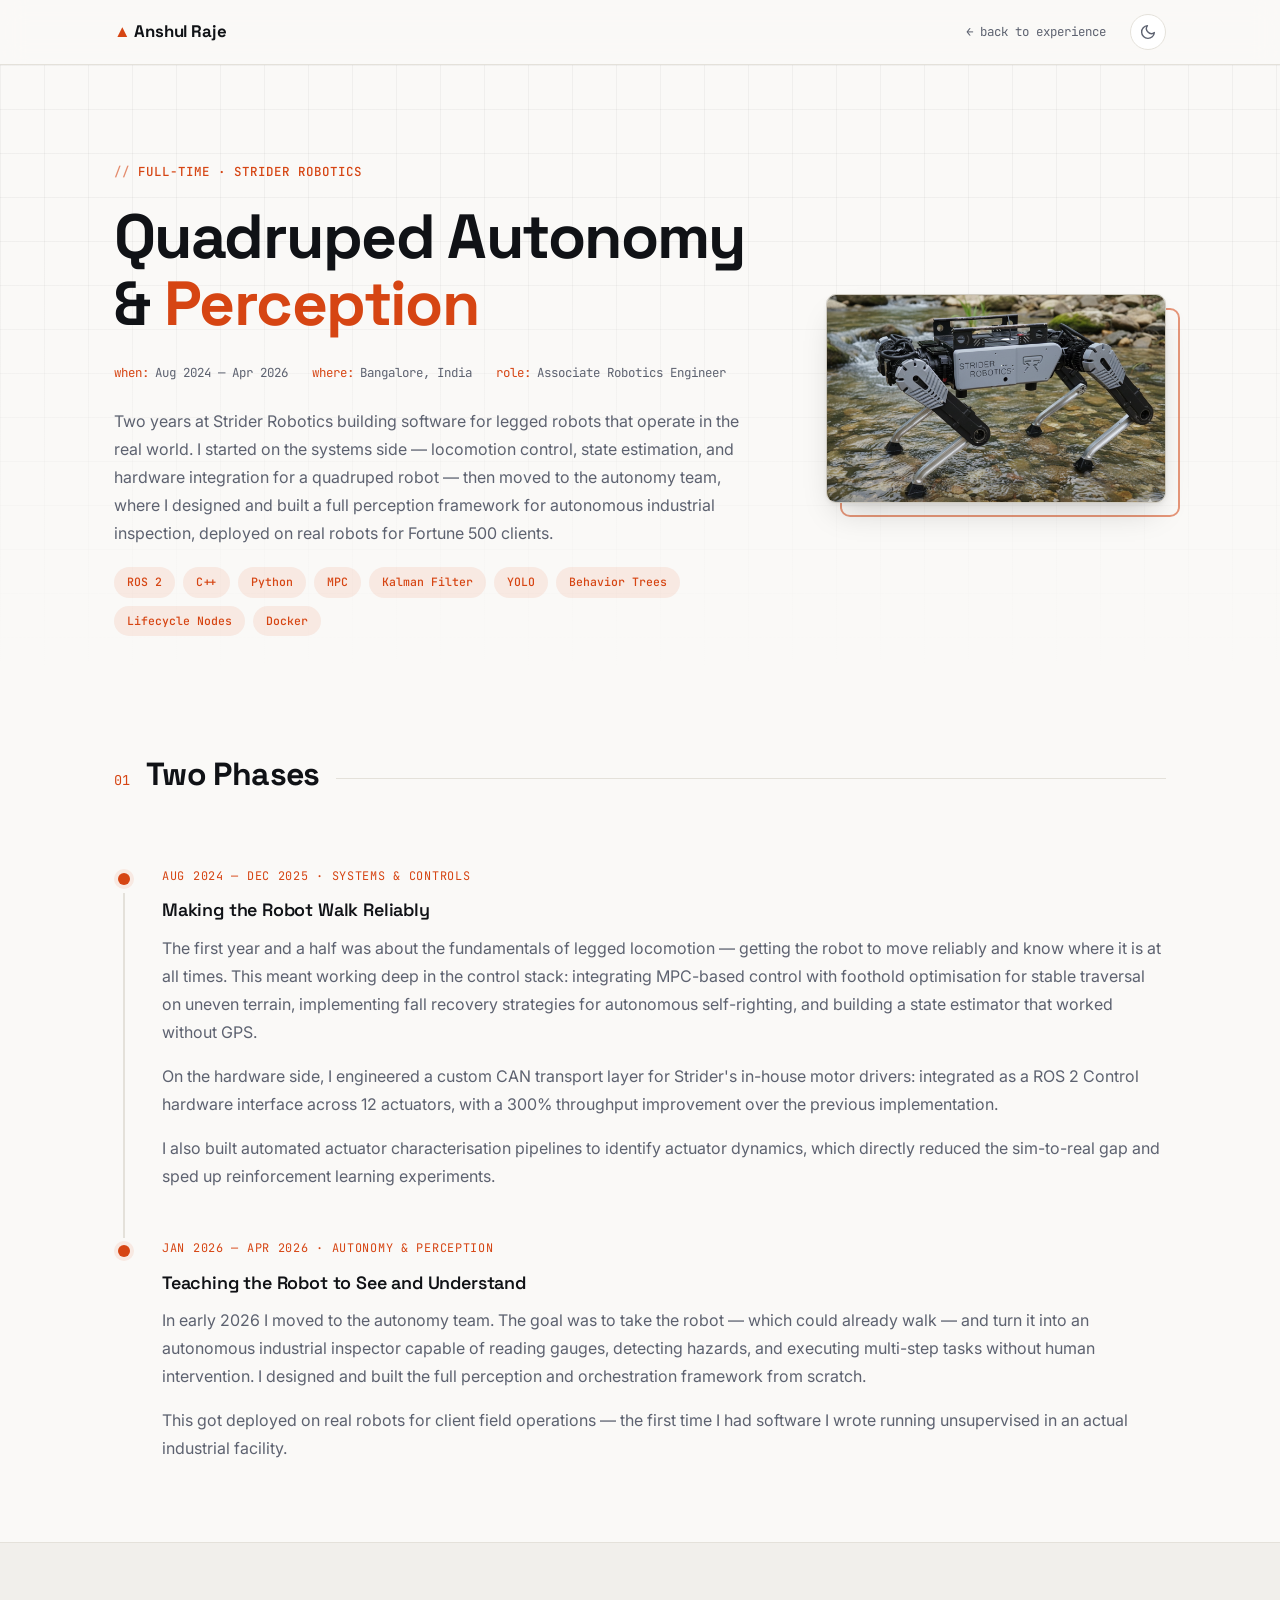
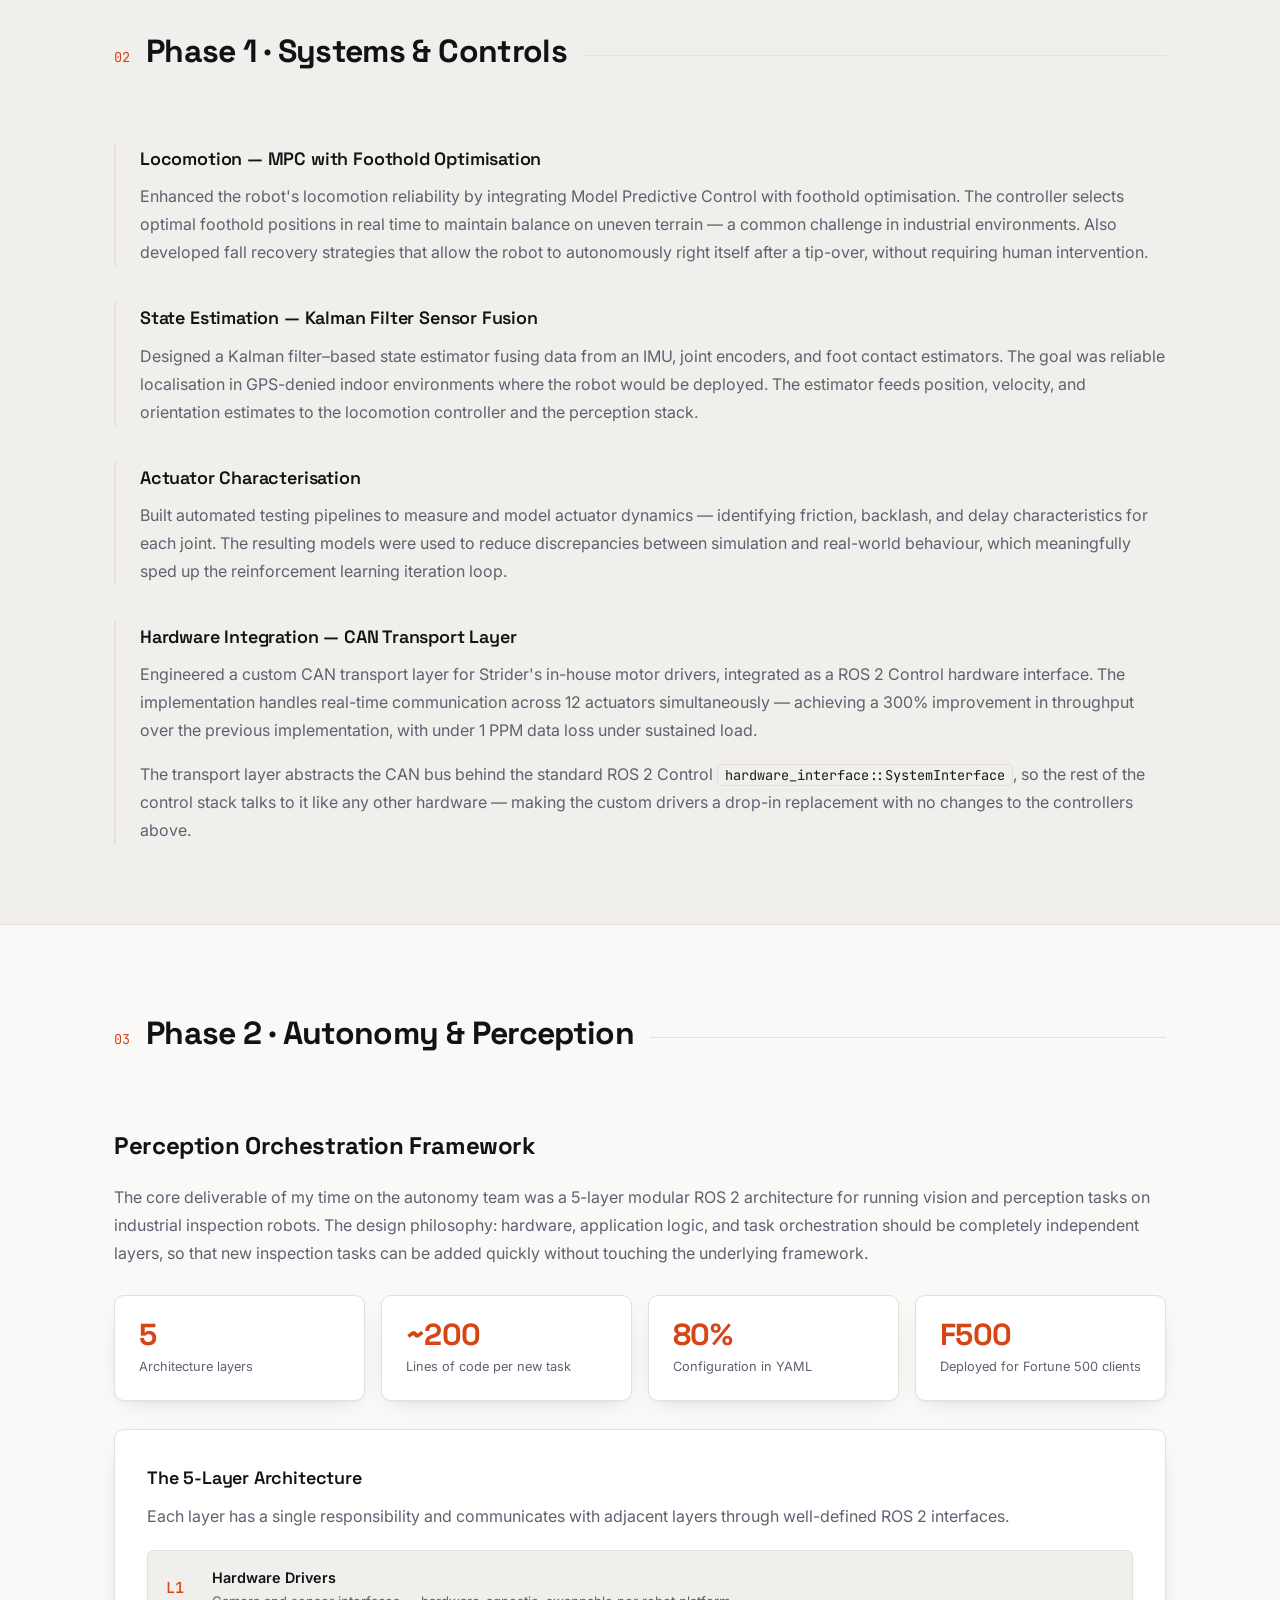
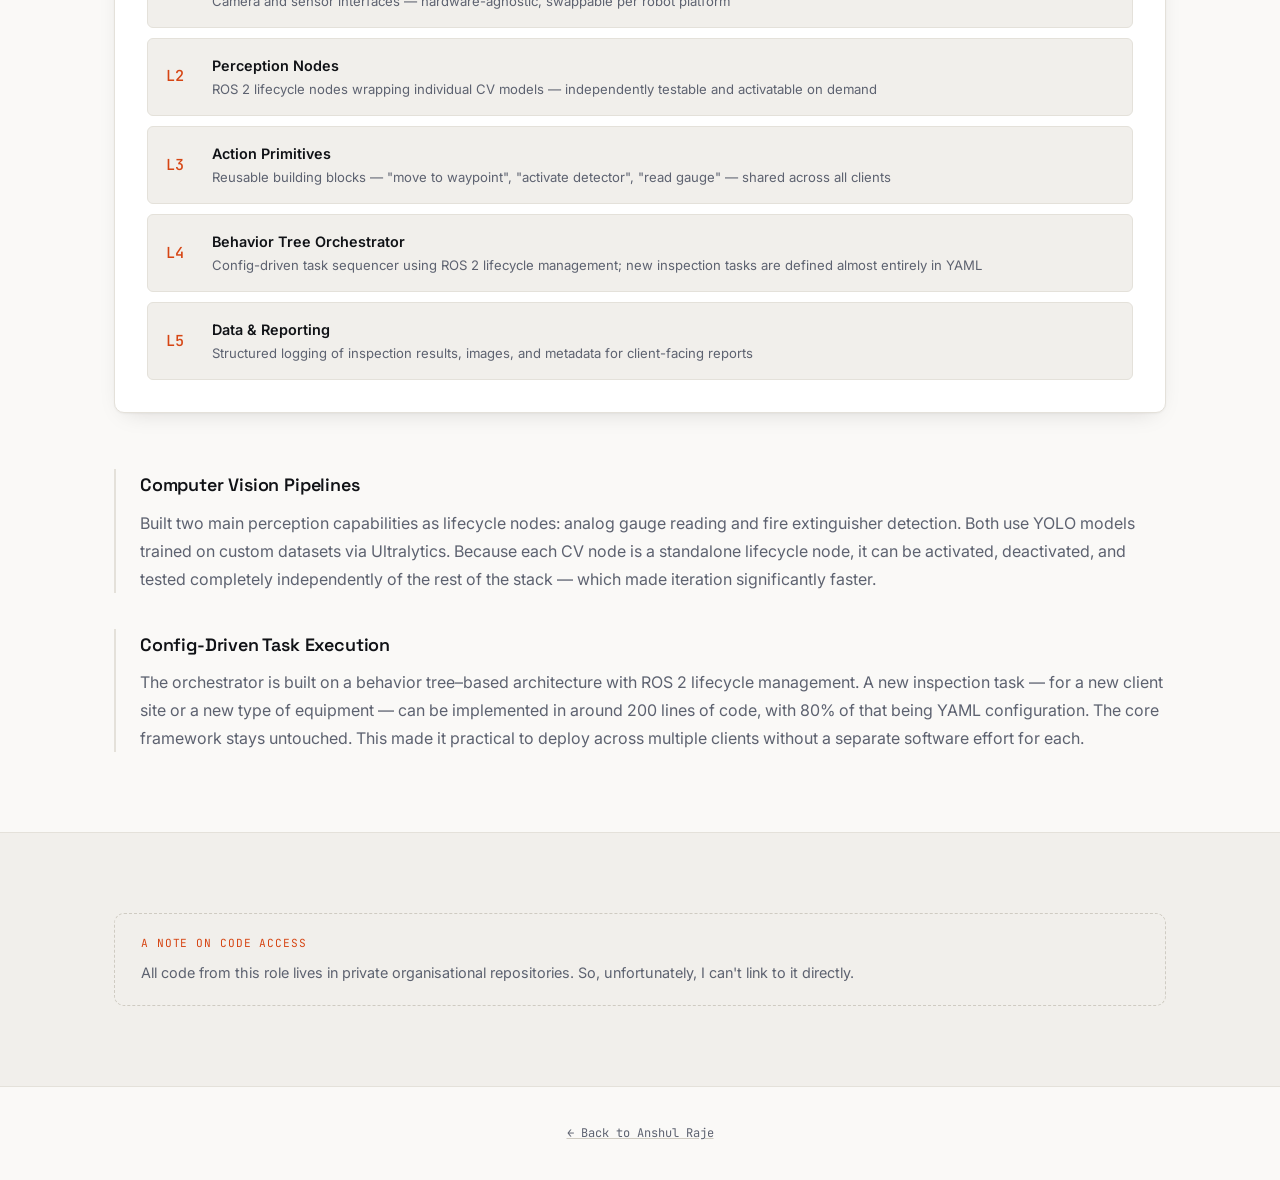
<file: strider.html>
<!DOCTYPE html>
<html lang="en">

<head>
  <meta charset="UTF-8" />
  <meta name="viewport" content="width=device-width, initial-scale=1.0" />
  <title>Strider Robotics · Anshul Raje</title>
  <meta name="description" content="Two years at Strider Robotics — quadruped locomotion, state estimation, and a modular ROS 2 perception framework for industrial inspection." />
  <script>
    (function () {
      var t;
      var m = location.search.match(/[?&]theme=(light|dark)/);
      if (m) t = m[1];
      if (!t) { try { t = localStorage.getItem('theme'); } catch (e) { } }
      if (!t) t = window.matchMedia && window.matchMedia('(prefers-color-scheme: light)').matches ? 'light' : 'dark';
      document.documentElement.setAttribute('data-theme', t);
    })();
  </script>
  <link rel="preconnect" href="https://fonts.googleapis.com" />
  <link rel="preconnect" href="https://fonts.gstatic.com" crossorigin />
  <link
    href="https://fonts.googleapis.com/css2?family=Space+Grotesk:wght@500;600;700&family=Inter:wght@400;500;600&family=JetBrains+Mono:wght@400;500&display=swap"
    rel="stylesheet" />
  <link rel="stylesheet" href="css/style.css" />
</head>

<body>

  <!-- NAV -->
  <nav class="site-nav">
    <div class="container">
      <a href="index.html" class="nav-brand"><span class="brand-mark">▲</span> Anshul Raje</a>
      <div class="nav-right">
        <a href="index.html#experience" class="nav-back">← back to experience</a>
        <button class="theme-toggle" aria-label="Toggle light / dark theme">
          <svg class="icon-moon" viewBox="0 0 24 24" fill="none" stroke="currentColor" stroke-width="2"
            stroke-linecap="round" stroke-linejoin="round">
            <path d="M21 12.79A9 9 0 1 1 11.21 3 7 7 0 0 0 21 12.79z" />
          </svg>
          <svg class="icon-sun" viewBox="0 0 24 24" fill="none" stroke="currentColor" stroke-width="2"
            stroke-linecap="round" stroke-linejoin="round">
            <circle cx="12" cy="12" r="5" />
            <path d="M12 1v2M12 21v2M4.22 4.22l1.42 1.42M18.36 18.36l1.42 1.42M1 12h2M21 12h2M4.22 19.78l1.42-1.42M18.36 5.64l1.42-1.42" />
          </svg>
        </button>
      </div>
    </div>
  </nav>

  <!-- HERO -->
  <header class="hero">
    <div class="container hero-layout">
      <div class="hero-text">
        <p class="eyebrow">Full-Time · Strider Robotics</p>
        <h1>Quadruped Autonomy<br />&amp; <span class="accent-word">Perception</span></h1>
        <div class="hero-meta">
          <span><span class="meta-key">when:</span> Aug 2024 — Apr 2026</span>
          <span><span class="meta-key">where:</span> Bangalore, India</span>
          <span><span class="meta-key">role:</span> Associate Robotics Engineer</span>
        </div>
        <p class="hero-desc">
          Two years at Strider Robotics building software for legged robots that operate in the real world.
          I started on the systems side — locomotion control, state estimation, and hardware integration
          for a quadruped robot — then moved to the autonomy team, where I designed and built a full
          perception framework for autonomous industrial inspection, deployed on real robots for
          Fortune 500 clients.
        </p>
        <div class="tags">
          <span class="tag">ROS 2</span>
          <span class="tag">C++</span>
          <span class="tag">Python</span>
          <span class="tag">MPC</span>
          <span class="tag">Kalman Filter</span>
          <span class="tag">YOLO</span>
          <span class="tag">Behavior Trees</span>
          <span class="tag">Lifecycle Nodes</span>
          <span class="tag">Docker</span>
        </div>
      </div>
      <div class="hero-photo">
        <img src="assets/strider/mule2.png" alt="Strider quadruped robot" />
      </div>
    </div>
  </header>

  <!-- PHASES -->
  <section id="overview">
    <div class="container">
      <div class="section-head reveal">
        <span class="section-num">01</span>
        <h2 class="section-title">Two Phases</h2>
        <span class="section-rule"></span>
      </div>
      <div class="phase-list">

        <div class="phase-item reveal">
          <div class="phase-rail">
            <div class="phase-dot"></div>
            <div class="phase-line"></div>
          </div>
          <div class="phase-body">
            <p class="phase-period">Aug 2024 — Dec 2025 · Systems &amp; Controls</p>
            <h3>Making the Robot Walk Reliably</h3>
            <p>
              The first year and a half was about the fundamentals of legged locomotion —
              getting the robot to move reliably and know where it is at all times.
              This meant working deep in the control stack: integrating MPC-based control
              with foothold optimisation for stable traversal on uneven terrain, implementing
              fall recovery strategies for autonomous self-righting, and building a state estimator
              that worked without GPS.
            </p>
            <p>
              On the hardware side, I engineered a custom CAN transport layer for Strider's
              in-house motor drivers: integrated as a ROS 2 Control hardware interface across
              12 actuators, with a 300% throughput improvement over the previous implementation.
            </p>
            <p>
              I also built automated actuator characterisation pipelines to identify actuator
              dynamics, which directly reduced the sim-to-real gap and sped up reinforcement
              learning experiments.
            </p>
          </div>
        </div>

        <div class="phase-item reveal">
          <div class="phase-rail">
            <div class="phase-dot"></div>
            <div class="phase-line"></div>
          </div>
          <div class="phase-body">
            <p class="phase-period">Jan 2026 — Apr 2026 · Autonomy &amp; Perception</p>
            <h3>Teaching the Robot to See and Understand</h3>
            <p>
              In early 2026 I moved to the autonomy team. The goal was to take the robot — which
              could already walk — and turn it into an autonomous industrial inspector capable of
              reading gauges, detecting hazards, and executing multi-step tasks without human intervention.
              I designed and built the full perception and orchestration framework from scratch.
            </p>
            <p>
              This got deployed on real robots for client field operations — the first time I had
              software I wrote running unsupervised in an actual industrial facility.
            </p>
          </div>
        </div>

      </div>
    </div>
  </section>

  <!-- SYSTEMS -->
  <section id="systems" class="alt">
    <div class="container">
      <div class="section-head reveal">
        <span class="section-num">02</span>
        <h2 class="section-title">Phase 1 · Systems &amp; Controls</h2>
        <span class="section-rule"></span>
      </div>
      <div class="tech-list">

        <div class="tech-item reveal">
          <h3>Locomotion — MPC with Foothold Optimisation</h3>
          <p>
            Enhanced the robot's locomotion reliability by integrating Model Predictive Control
            with foothold optimisation. The controller selects optimal foothold positions in real time
            to maintain balance on uneven terrain — a common challenge in industrial environments.
            Also developed fall recovery strategies that allow the robot to autonomously right itself
            after a tip-over, without requiring human intervention.
          </p>
        </div>

        <div class="tech-item reveal">
          <h3>State Estimation — Kalman Filter Sensor Fusion</h3>
          <p>
            Designed a Kalman filter–based state estimator fusing data from an IMU, joint encoders,
            and foot contact estimators. The goal was reliable localisation in GPS-denied indoor
            environments where the robot would be deployed. The estimator feeds position, velocity,
            and orientation estimates to the locomotion controller and the perception stack.
          </p>
        </div>

        <div class="tech-item reveal">
          <h3>Actuator Characterisation</h3>
          <p>
            Built automated testing pipelines to measure and model actuator dynamics — identifying
            friction, backlash, and delay characteristics for each joint. The resulting models
            were used to reduce discrepancies between simulation and real-world behaviour,
            which meaningfully sped up the reinforcement learning iteration loop.
          </p>
        </div>

        <div class="tech-item reveal">
          <h3>Hardware Integration — CAN Transport Layer</h3>
          <p>
            Engineered a custom CAN transport layer for Strider's in-house motor drivers, integrated
            as a ROS 2 Control hardware interface. The implementation handles real-time communication
            across 12 actuators simultaneously — achieving a 300% improvement in throughput over the
            previous implementation, with under 1 PPM data loss under sustained load.
          </p>
          <p>
            The transport layer abstracts the CAN bus behind the standard ROS 2 Control
            <code class="inline-code">hardware_interface::SystemInterface</code>,
            so the rest of the control stack talks to it like any other hardware — making the custom
            drivers a drop-in replacement with no changes to the controllers above.
          </p>
        </div>

      </div>
    </div>
  </section>

  <!-- PERCEPTION -->
  <section id="perception">
    <div class="container">
      <div class="section-head reveal">
        <span class="section-num">03</span>
        <h2 class="section-title">Phase 2 · Autonomy &amp; Perception</h2>
        <span class="section-rule"></span>
      </div>

      <div class="reveal">
        <h2>Perception Orchestration Framework</h2>
        <p>
          The core deliverable of my time on the autonomy team was a 5-layer modular ROS 2 architecture
          for running vision and perception tasks on industrial inspection robots. The design philosophy:
          hardware, application logic, and task orchestration should be completely independent layers,
          so that new inspection tasks can be added quickly without touching the underlying framework.
        </p>
      </div>

      <div class="stat-row reveal">
        <div class="stat-card">
          <div class="stat-value">5</div>
          <div class="stat-label">Architecture layers</div>
        </div>
        <div class="stat-card">
          <div class="stat-value">~200</div>
          <div class="stat-label">Lines of code per new task</div>
        </div>
        <div class="stat-card">
          <div class="stat-value">80%</div>
          <div class="stat-label">Configuration in YAML</div>
        </div>
        <div class="stat-card">
          <div class="stat-value">F500</div>
          <div class="stat-label">Deployed for Fortune 500 clients</div>
        </div>
      </div>

      <div class="arch-card reveal">
        <h3>The 5-Layer Architecture</h3>
        <p style="margin-bottom:0;">Each layer has a single responsibility and communicates with adjacent layers
          through well-defined ROS 2 interfaces.</p>
        <div class="layer-list">
          <div class="layer-row">
            <div class="layer-num">L1</div>
            <div class="layer-body">
              <div class="layer-name">Hardware Drivers</div>
              <div class="layer-desc">Camera and sensor interfaces — hardware-agnostic, swappable per robot platform
              </div>
            </div>
          </div>
          <div class="layer-row">
            <div class="layer-num">L2</div>
            <div class="layer-body">
              <div class="layer-name">Perception Nodes</div>
              <div class="layer-desc">ROS 2 lifecycle nodes wrapping individual CV models — independently testable and
                activatable on demand</div>
            </div>
          </div>
          <div class="layer-row">
            <div class="layer-num">L3</div>
            <div class="layer-body">
              <div class="layer-name">Action Primitives</div>
              <div class="layer-desc">Reusable building blocks — "move to waypoint", "activate detector", "read gauge"
                — shared across all clients</div>
            </div>
          </div>
          <div class="layer-row">
            <div class="layer-num">L4</div>
            <div class="layer-body">
              <div class="layer-name">Behavior Tree Orchestrator</div>
              <div class="layer-desc">Config-driven task sequencer using ROS 2 lifecycle management; new inspection
                tasks are defined almost entirely in YAML</div>
            </div>
          </div>
          <div class="layer-row">
            <div class="layer-num">L5</div>
            <div class="layer-body">
              <div class="layer-name">Data &amp; Reporting</div>
              <div class="layer-desc">Structured logging of inspection results, images, and metadata for client-facing
                reports</div>
            </div>
          </div>
        </div>
      </div>

      <div class="tech-list" style="margin-top: 56px;">

        <div class="tech-item reveal">
          <h3>Computer Vision Pipelines</h3>
          <p>
            Built two main perception capabilities as lifecycle nodes: analog gauge reading and
            fire extinguisher detection. Both use YOLO models trained on custom datasets via
            Ultralytics. Because each CV node is a standalone lifecycle node, it can be activated,
            deactivated, and tested completely independently of the rest of the stack — which made
            iteration significantly faster.
          </p>
        </div>

        <div class="tech-item reveal">
          <h3>Config-Driven Task Execution</h3>
          <p>
            The orchestrator is built on a behavior tree–based architecture with ROS 2 lifecycle
            management. A new inspection task — for a new client site or a new type of equipment —
            can be implemented in around 200 lines of code, with 80% of that being YAML configuration.
            The core framework stays untouched. This made it practical to deploy across multiple
            clients without a separate software effort for each.
          </p>
        </div>

      </div>
    </div>
  </section>

  <!-- NOTE -->
  <section id="note" class="alt">
    <div class="container">
      <div class="note-strip reveal">
        <span class="note-label">A note on code access</span>
        All code from this role lives in private organisational repositories. So, unfortunately,
        I can't link to it directly.
      </div>
    </div>
  </section>

  <!-- FOOTER -->
  <footer>
    <div class="container">
      <p><a href="index.html">← Back to Anshul Raje</a></p>
    </div>
  </footer>

  <script src="js/site.js"></script>
</body>

</html>
</file>
<file: css/style.css>
/* ════════════════════════════════════════════
   TOKENS — light is default, dark via [data-theme]
   ════════════════════════════════════════════ */
:root {
  --bg: #faf9f7;
  --bg-alt: #f1efeb;
  --surface: #ffffff;
  --border: #e4e1da;
  --border-strong: #cfcbc2;
  --text: #191b1f;
  --heading: #101216;
  --muted: #5d6270;
  --accent: #d64513;
  --accent-soft: #b93c10;
  --accent-tint: rgba(214, 69, 19, 0.09);
  --shadow: 0 1px 2px rgba(20, 18, 14, 0.04), 0 8px 24px -12px rgba(20, 18, 14, 0.18);
  --shadow-lift: 0 2px 4px rgba(20, 18, 14, 0.05), 0 16px 32px -12px rgba(20, 18, 14, 0.22);
  --nav-bg: rgba(250, 249, 247, 0.82);
  --grid-line: rgba(25, 27, 31, 0.045);
  --radius: 10px;
  --radius-sm: 6px;
  --font-display: 'Space Grotesk', 'Segoe UI', sans-serif;
  --font-body: 'Inter', 'Helvetica Neue', Arial, sans-serif;
  --font-mono: 'JetBrains Mono', 'SFMono-Regular', Consolas, monospace;
}

[data-theme="dark"] {
  --bg: #0e1014;
  --bg-alt: #13161c;
  --surface: #161a21;
  --border: #242a34;
  --border-strong: #333b48;
  --text: #d6dae2;
  --heading: #f2f4f8;
  --muted: #8b93a3;
  --accent: #ff7a45;
  --accent-soft: #ff944d;
  --accent-tint: rgba(255, 122, 69, 0.12);
  --shadow: 0 1px 2px rgba(0, 0, 0, 0.3), 0 8px 24px -12px rgba(0, 0, 0, 0.5);
  --shadow-lift: 0 2px 4px rgba(0, 0, 0, 0.35), 0 16px 32px -12px rgba(0, 0, 0, 0.6);
  --nav-bg: rgba(14, 16, 20, 0.82);
  --grid-line: rgba(242, 244, 248, 0.035);
}

/* ════════ RESET / BASE ════════ */
*, *::before, *::after { box-sizing: border-box; margin: 0; padding: 0; }

html { scroll-behavior: smooth; }

body {
  font-family: var(--font-body);
  font-size: 16px;
  font-weight: 400;
  line-height: 1.75;
  background: var(--bg);
  color: var(--text);
  transition: background 0.3s ease, color 0.3s ease;
  -webkit-font-smoothing: antialiased;
}

img { display: block; max-width: 100%; }

a { color: var(--accent); text-decoration: none; }
a:hover { color: var(--accent-soft); }

::selection { background: var(--accent-tint); color: var(--accent); }

.container { max-width: 1100px; margin: 0 auto; padding: 0 24px; }

/* ════════ NAV ════════ */
.site-nav {
  position: sticky;
  top: 0;
  z-index: 100;
  background: var(--nav-bg);
  backdrop-filter: blur(12px);
  -webkit-backdrop-filter: blur(12px);
  border-bottom: 1px solid var(--border);
}

.site-nav .container {
  display: flex;
  align-items: center;
  justify-content: space-between;
  height: 64px;
}

.nav-brand {
  font-family: var(--font-display);
  font-weight: 700;
  font-size: 1.05rem;
  letter-spacing: -0.01em;
  color: var(--heading);
}
.nav-brand:hover { color: var(--accent); }

.nav-brand .brand-mark { color: var(--accent); }

.nav-right { display: flex; align-items: center; gap: 24px; }

.nav-links {
  display: flex;
  gap: 24px;
  list-style: none;
}

.nav-links a {
  font-size: 0.85rem;
  font-weight: 500;
  color: var(--muted);
  letter-spacing: 0.01em;
  transition: color 0.2s;
}
.nav-links a:hover { color: var(--accent); }

.nav-back {
  font-family: var(--font-mono);
  font-size: 0.78rem;
  color: var(--muted);
  transition: color 0.2s;
}
.nav-back:hover { color: var(--accent); }

@media (max-width: 640px) {
  .nav-links { display: none; }
}

/* Theme toggle */
.theme-toggle {
  position: relative;
  display: flex;
  align-items: center;
  justify-content: center;
  width: 36px;
  height: 36px;
  border-radius: 50%;
  border: 1px solid var(--border);
  background: var(--surface);
  color: var(--muted);
  cursor: pointer;
  transition: border-color 0.2s, color 0.2s, transform 0.2s;
}
.theme-toggle:hover { border-color: var(--accent); color: var(--accent); transform: rotate(15deg); }
.theme-toggle svg {
  position: absolute;
  top: 50%;
  left: 50%;
  width: 17px;
  height: 17px;
  transition: transform 0.5s cubic-bezier(0.3, 0.7, 0.3, 1), opacity 0.35s ease;
}
.theme-toggle .icon-moon { transform: translate(-50%, -50%) rotate(0deg) scale(1); opacity: 1; }
.theme-toggle .icon-sun { transform: translate(-50%, -50%) rotate(-180deg) scale(0.3); opacity: 0; }
[data-theme="dark"] .theme-toggle .icon-moon { transform: translate(-50%, -50%) rotate(180deg) scale(0.3); opacity: 0; }
[data-theme="dark"] .theme-toggle .icon-sun { transform: translate(-50%, -50%) rotate(0deg) scale(1); opacity: 1; }
@media (prefers-reduced-motion: reduce) {
  .theme-toggle svg { transition: opacity 0.2s ease; }
}

/* ════════ HERO (shared) ════════ */
.hero {
  position: relative;
  padding: 96px 0 30px;
  background-image:
    linear-gradient(var(--grid-line) 1px, transparent 1px),
    linear-gradient(90deg, var(--grid-line) 1px, transparent 1px);
  background-size: 44px 44px;
}

.hero::after {
  content: "";
  position: absolute;
  inset: 0;
  background: linear-gradient(180deg, transparent 30%, var(--bg) 100%);
  pointer-events: none;
}

.hero .container { position: relative; z-index: 1; }

.hero-layout {
  display: flex;
  align-items: center;
  gap: 56px;
}

.hero-text { flex: 1; min-width: 0; }

.eyebrow {
  font-family: var(--font-mono);
  font-size: 0.78rem;
  font-weight: 500;
  letter-spacing: 0.08em;
  text-transform: uppercase;
  color: var(--accent);
  margin-bottom: 20px;
}
.eyebrow::before { content: "// "; opacity: 0.6; }

.hero h1 {
  font-family: var(--font-display);
  font-weight: 700;
  font-size: clamp(2.4rem, 6vw, 3.9rem);
  line-height: 1.08;
  letter-spacing: -0.025em;
  color: var(--heading);
  margin-bottom: 24px;
}

.hero h1 .accent-word { color: var(--accent); }

.hero-intro {
  max-width: 640px;
  font-size: 1.05rem;
  color: var(--muted);
  margin-bottom: 36px;
}

.hero-actions { display: flex; flex-wrap: wrap; gap: 12px; }

/* Portrait with offset frame */
.hero-photo {
  flex-shrink: 0;
  width: min(340px, 38%);
  position: relative;
}
.hero-photo::before {
  content: "";
  position: absolute;
  inset: 0;
  transform: translate(14px, 14px);
  border: 2px solid var(--accent);
  border-radius: var(--radius);
  opacity: 0.55;
}
.hero-photo img {
  position: relative;
  width: 100%;
  border-radius: var(--radius);
  border: 1px solid var(--border-strong);
  box-shadow: var(--shadow-lift);
}

@media (max-width: 768px) {
  .hero { padding: 64px 0 20px; }
  .hero-layout { flex-direction: column-reverse; align-items: flex-start; }
  .hero-photo { width: 65%; max-width: 280px; }
}

/* Project-page hero variant */
.hero-meta {
  display: flex;
  flex-wrap: wrap;
  gap: 8px 24px;
  font-family: var(--font-mono);
  font-size: 0.78rem;
  color: var(--muted);
  margin-bottom: 24px;
}
.hero-meta span { display: flex; align-items: center; gap: 6px; }
.hero-meta .meta-key { color: var(--accent); }

.hero-desc {
  max-width: 680px;
  color: var(--muted);
  font-size: 1rem;
}

/* ════════ BUTTONS ════════ */
.btn {
  display: inline-flex;
  align-items: center;
  gap: 8px;
  padding: 11px 22px;
  border-radius: var(--radius-sm);
  font-size: 0.875rem;
  font-weight: 600;
  font-family: var(--font-body);
  transition: all 0.2s;
  cursor: pointer;
}

.btn-solid {
  background: var(--accent);
  color: #fff;
  border: 1px solid transparent;
}
.btn-solid:hover { background: var(--accent-soft); color: #fff; transform: translateY(-1px); box-shadow: var(--shadow); }

.btn-outline {
  border: 1px solid var(--border-strong);
  color: var(--text);
  background: transparent;
}
.btn-outline:hover { border-color: var(--accent); color: var(--accent); transform: translateY(-1px); }

/* ════════ TAGS ════════ */
.tags { display: flex; flex-wrap: wrap; gap: 8px; margin-top: 20px; }

.tag {
  font-family: var(--font-mono);
  font-size: 0.72rem;
  font-weight: 500;
  padding: 4px 12px;
  border-radius: 100px;
  background: var(--accent-tint);
  color: var(--accent);
  border: 1px solid transparent;
}

/* ════════ SECTIONS ════════ */
section { padding: 80px 0; border-bottom: 1px solid var(--border); }
section:last-of-type { border-bottom: none; }
section.alt { background: var(--bg-alt); }

.section-head {
  display: flex;
  align-items: baseline;
  gap: 16px;
  margin-bottom: 48px;
}

.section-num {
  font-family: var(--font-mono);
  font-size: 0.85rem;
  color: var(--accent);
}

.section-title {
  font-family: var(--font-display);
  font-weight: 700;
  font-size: clamp(1.5rem, 3.5vw, 2rem);
  letter-spacing: -0.02em;
  color: var(--heading);
}

.section-rule {
  flex: 1;
  height: 1px;
  background: var(--border);
  transform: translateY(-6px);
}

h2 {
  font-family: var(--font-display);
  font-weight: 700;
  font-size: 1.5rem;
  letter-spacing: -0.015em;
  color: var(--heading);
  margin-bottom: 16px;
}

h3 {
  font-family: var(--font-display);
  font-weight: 600;
  font-size: 1.12rem;
  letter-spacing: -0.01em;
  color: var(--heading);
  margin-bottom: 8px;
}

section p { color: var(--muted); margin-bottom: 16px; }
section p:last-child { margin-bottom: 0; }

section p strong { color: var(--text); font-weight: 600; }

.inline-code {
  font-family: var(--font-mono);
  font-size: 0.85em;
  background: var(--bg-alt);
  border: 1px solid var(--border);
  padding: 1px 7px;
  border-radius: 4px;
  color: var(--text);
}

/* ════════ EXPERIENCE ════════ */
.exp-list { display: flex; flex-direction: column; }

.exp-item {
  display: grid;
  grid-template-columns: 180px 1fr;
  gap: 32px;
  padding: 32px 0;
}
.exp-item + .exp-item { border-top: 1px solid var(--border); }

/* Clickable experience entries (link to a project page) */
a.exp-item { color: var(--text); }
a.exp-item:hover { color: var(--text); }
a.exp-item .exp-org::after {
  content: " →";
  color: var(--accent);
  opacity: 0;
  transition: opacity 0.2s;
}
a.exp-item:hover .exp-org { color: var(--accent); }
a.exp-item:hover .exp-org::after { opacity: 1; }

.exp-when {
  font-family: var(--font-mono);
  font-size: 0.78rem;
  color: var(--muted);
  padding-top: 5px;
}

.exp-org {
  font-family: var(--font-display);
  font-weight: 600;
  font-size: 1.2rem;
  letter-spacing: -0.01em;
  color: var(--heading);
}

.exp-role {
  font-size: 0.85rem;
  font-weight: 600;
  color: var(--accent);
  margin: 2px 0 12px;
}

.exp-desc { font-size: 0.95rem; color: var(--muted); }

.exp-item .tags { margin-top: 16px; }

@media (max-width: 640px) {
  .exp-item { grid-template-columns: 1fr; gap: 8px; padding: 28px 0; }
}

/* ════════ CARD ROWS ════════ */
/* .exp-item row layout wrapped in card chrome — used by Experience and Projects. */
.card-list { gap: 20px; }

.card-item {
  position: relative;
  padding: 28px;
  background: var(--surface);
  border: 1px solid var(--border);
  border-radius: var(--radius);
  box-shadow: var(--shadow);
  overflow: hidden;
  transition: border-color 0.2s, transform 0.2s, box-shadow 0.2s;
}
.card-item::before {
  content: "";
  position: absolute;
  top: 0; left: 0; right: 0;
  height: 3px;
  background: var(--accent);
  transform: scaleX(0);
  transform-origin: left;
  transition: transform 0.25s ease;
}

/* Lift only on entries that actually go somewhere. */
a.card-item:hover {
  border-color: var(--accent);
  transform: translateY(-4px);
  box-shadow: var(--shadow-lift);
}
a.card-item:hover::before { transform: scaleX(1); }

@media (prefers-reduced-motion: reduce) {
  .card-item, .card-item::before { transition: none; }
  a.card-item:hover { transform: none; }
}

/* Outbound links sitting on the title line — [Video] [Report], as on the résumé. */
.org-links { display: inline; margin-left: 10px; white-space: nowrap; }

.org-link {
  font-family: var(--font-mono);
  font-size: 0.78rem;
  font-weight: 500;
  color: var(--accent);
  background: var(--accent-tint);
  border: 1px solid transparent;
  border-radius: 6px;
  padding: 3px 8px;
  margin-right: 6px;
  vertical-align: 2px;
  transition: background 0.2s, border-color 0.2s, color 0.2s;
}
.org-link::before { content: "["; opacity: 0.55; margin-right: 1px; }
.org-link::after { content: "]"; opacity: 0.55; margin-left: 1px; }
.org-link:hover {
  background: var(--accent);
  border-color: var(--accent);
  color: #fff;
}
.org-link:hover::before, .org-link:hover::after { opacity: 0.75; }

@media (prefers-reduced-motion: reduce) { .org-link { transition: none; } }

/* ════════ EDUCATION ════════ */
.edu-list { display: flex; flex-direction: column; gap: 20px; }

.edu-item {
  display: flex;
  align-items: baseline;
  justify-content: space-between;
  flex-wrap: wrap;
  gap: 6px 20px;
  background: var(--surface);
  border: 1px solid var(--border);
  border-radius: var(--radius);
  padding: 24px 28px;
  box-shadow: var(--shadow);
}

.edu-school {
  font-family: var(--font-display);
  font-weight: 600;
  font-size: 1.1rem;
  color: var(--heading);
}

.edu-degree { font-size: 0.9rem; color: var(--muted); width: 100%; }

.edu-date {
  font-family: var(--font-mono);
  font-size: 0.76rem;
  color: var(--muted);
  white-space: nowrap;
}

/* ════════ CONTACT ════════ */
.contact-block { text-align: center; max-width: 620px; margin: 0 auto; }
.contact-block h2 { font-size: clamp(1.6rem, 4vw, 2.2rem); }
.contact-block p { margin-bottom: 32px; }
.contact-actions { display: flex; flex-wrap: wrap; gap: 12px; justify-content: center; }

/* ════════ FOOTER ════════ */
footer {
  padding: 36px 0;
  border-top: 1px solid var(--border);
  text-align: center;
  font-family: var(--font-mono);
  font-size: 0.75rem;
  color: var(--muted);
}
footer a { color: var(--muted); text-decoration: underline; text-decoration-color: var(--border-strong); }
footer a:hover { color: var(--accent); }

/* ════════ COMPETITION RESULTS ════════ */
.comp-list { display: grid; grid-template-columns: repeat(3, 1fr); gap: 20px; }
@media (max-width: 820px) { .comp-list { grid-template-columns: 1fr; } }

.comp-item {
  background: var(--surface);
  border: 1px solid var(--border);
  border-radius: var(--radius);
  padding: 28px;
  box-shadow: var(--shadow);
}

.comp-rank {
  font-family: var(--font-display);
  font-weight: 700;
  font-size: 2rem;
  line-height: 1;
  color: var(--accent);
  margin-bottom: 14px;
}

.comp-name { font-weight: 600; color: var(--heading); margin-bottom: 6px; font-size: 0.98rem; }
.comp-detail { font-size: 0.87rem; color: var(--muted); margin: 0; }

/* ════════ TECH LIST ════════ */
.tech-list { display: flex; flex-direction: column; gap: 36px; }

.tech-item {
  padding-left: 24px;
  border-left: 2px solid var(--border);
  transition: border-color 0.3s;
}
.tech-item:hover { border-left-color: var(--accent); }

/* ════════ VIDEO CARDS ════════ */
.video-grid { display: grid; grid-template-columns: repeat(2, 1fr); gap: 20px; }
@media (max-width: 640px) { .video-grid { grid-template-columns: 1fr; } }

.video-card {
  display: flex;
  flex-direction: column;
  border: 1px solid var(--border);
  border-radius: var(--radius);
  overflow: hidden;
  background: var(--surface);
  color: var(--text);
  box-shadow: var(--shadow);
  transition: border-color 0.2s, transform 0.2s, box-shadow 0.2s;
}
.video-card:hover {
  border-color: var(--accent);
  transform: translateY(-3px);
  box-shadow: var(--shadow-lift);
  color: var(--text);
}

.video-thumb { position: relative; aspect-ratio: 16 / 9; overflow: hidden; background: var(--bg-alt); }
.video-thumb img { width: 100%; height: 100%; object-fit: cover; transition: transform 0.3s; }
.video-card:hover .video-thumb img { transform: scale(1.04); }

.video-play {
  position: absolute;
  inset: 0;
  display: flex;
  align-items: center;
  justify-content: center;
  background: rgba(0, 0, 0, 0.28);
  transition: background 0.2s;
}
.video-card:hover .video-play { background: rgba(0, 0, 0, 0.42); }

.video-play-btn {
  width: 42px;
  height: 42px;
  border-radius: 50%;
  background: rgba(255, 255, 255, 0.94);
  display: flex;
  align-items: center;
  justify-content: center;
  font-size: 0.8rem;
  padding-left: 3px;
  color: #111;
}

.video-info { padding: 14px 16px; }
.video-info-title { font-size: 0.86rem; font-weight: 600; color: var(--heading); line-height: 1.4; }
.video-info-sub { font-family: var(--font-mono); font-size: 0.68rem; color: var(--muted); margin-top: 3px; }

/* ════════ MEDIA COLLAGE ════════ */
.media-collage { columns: 2 320px; column-gap: 20px; }
.media-collage > * { break-inside: avoid; margin-bottom: 20px; }

.media-photo {
  width: 100%;
  border-radius: var(--radius);
  border: 1px solid var(--border);
  box-shadow: var(--shadow);
  transition: border-color 0.2s, transform 0.2s;
}
.media-photo:hover { border-color: var(--accent); transform: translateY(-3px); }

/* ════════ SKILL / LEADERSHIP LIST ════════ */
.skill-list { display: flex; flex-direction: column; gap: 24px; max-width: 820px; }

.skill-item { display: flex; gap: 18px; }

.skill-marker {
  font-family: var(--font-mono);
  font-size: 0.8rem;
  color: var(--accent);
  padding-top: 4px;
  flex-shrink: 0;
}

.skill-item p { margin: 0; font-size: 0.95rem; }

/* ════════ PHASE TIMELINE ════════ */
.phase-list { display: flex; flex-direction: column; }

.phase-item { display: flex; gap: 28px; }

.phase-rail { display: flex; flex-direction: column; align-items: center; width: 20px; flex-shrink: 0; }

.phase-dot {
  width: 12px;
  height: 12px;
  border-radius: 50%;
  background: var(--accent);
  box-shadow: 0 0 0 4px var(--accent-tint);
  margin-top: 7px;
  flex-shrink: 0;
}

.phase-line { width: 2px; flex: 1; background: var(--border); margin-top: 8px; }
.phase-item:last-child .phase-line { display: none; }

.phase-body { flex: 1; padding-bottom: 48px; }
.phase-item:last-child .phase-body { padding-bottom: 0; }

.phase-period {
  font-family: var(--font-mono);
  font-size: 0.74rem;
  letter-spacing: 0.06em;
  text-transform: uppercase;
  color: var(--accent);
  margin-bottom: 8px;
}

/* ════════ STAT CARDS ════════ */
.stat-row { display: grid; grid-template-columns: repeat(4, 1fr); gap: 16px; margin: 28px 0; }
@media (max-width: 760px) { .stat-row { grid-template-columns: repeat(2, 1fr); } }

.stat-card {
  background: var(--surface);
  border: 1px solid var(--border);
  border-radius: var(--radius);
  padding: 22px 24px;
  box-shadow: var(--shadow);
}

.stat-value {
  font-family: var(--font-display);
  font-weight: 700;
  font-size: 1.9rem;
  letter-spacing: -0.02em;
  color: var(--accent);
  line-height: 1.1;
  margin-bottom: 4px;
}

.stat-label { font-size: 0.8rem; color: var(--muted); }

/* ════════ ARCHITECTURE CARD ════════ */
.arch-card {
  background: var(--surface);
  border: 1px solid var(--border);
  border-radius: var(--radius);
  padding: 32px;
  margin-top: 28px;
  box-shadow: var(--shadow);
}

.layer-list { display: flex; flex-direction: column; gap: 10px; margin-top: 20px; }

.layer-row {
  display: flex;
  align-items: center;
  gap: 18px;
  background: var(--bg-alt);
  border: 1px solid var(--border);
  border-radius: var(--radius-sm);
  padding: 14px 18px;
  transition: border-color 0.2s;
}
.layer-row:hover { border-color: var(--accent); }

.layer-num {
  font-family: var(--font-mono);
  font-size: 0.95rem;
  font-weight: 500;
  color: var(--accent);
  min-width: 28px;
}

.layer-name { font-weight: 600; font-size: 0.9rem; color: var(--heading); }
.layer-desc { font-size: 0.82rem; color: var(--muted); }

/* ════════ MEDIA GRIDS (f110) ════════ */
.media-grid { display: grid; grid-template-columns: 1fr 1fr; gap: 14px; margin: 24px 0; }
@media (max-width: 520px) { .media-grid { grid-template-columns: 1fr; } }

.media-grid-3 { display: grid; grid-template-columns: repeat(3, 1fr); gap: 14px; margin: 24px 0; }
@media (max-width: 520px) { .media-grid-3 { grid-template-columns: repeat(2, 1fr); } }

.media-img {
  width: 100%;
  border-radius: var(--radius-sm);
  border: 1px solid var(--border);
  object-fit: cover;
  box-shadow: var(--shadow);
}

/* ════════ THESIS / DOWNLOAD CARD ════════ */
.thesis-card {
  display: flex;
  align-items: center;
  gap: 22px;
  background: var(--surface);
  border: 1px solid var(--border);
  border-radius: var(--radius);
  padding: 26px 30px;
  color: var(--text);
  margin-top: 28px;
  box-shadow: var(--shadow);
  transition: border-color 0.2s, transform 0.2s, box-shadow 0.2s;
}
.thesis-card:hover {
  border-color: var(--accent);
  transform: translateY(-2px);
  box-shadow: var(--shadow-lift);
  color: var(--text);
}

.thesis-icon { font-size: 2rem; flex-shrink: 0; }
.thesis-title { font-weight: 600; font-size: 0.98rem; color: var(--heading); margin-bottom: 4px; }
.thesis-sub { font-family: var(--font-mono); font-size: 0.74rem; color: var(--muted); margin: 0; }
.thesis-link { font-size: 0.82rem; font-weight: 600; color: var(--accent); margin: 8px 0 0; }

/* ════════ NOTE STRIP ════════ */
.note-strip {
  background: var(--bg-alt);
  border: 1px dashed var(--border-strong);
  border-radius: var(--radius);
  padding: 20px 26px;
  font-size: 0.9rem;
  color: var(--muted);
}
.note-strip .note-label {
  font-family: var(--font-mono);
  font-size: 0.7rem;
  letter-spacing: 0.08em;
  text-transform: uppercase;
  color: var(--accent);
  display: block;
  margin-bottom: 6px;
}

/* ════════ ENTRANCE ANIMATION ════════ */
@keyframes fadeUp {
  from { opacity: 0; transform: translateY(16px); }
  to { opacity: 1; transform: translateY(0); }
}

.hero-text, .hero-photo, .reveal {
  animation: fadeUp 0.55s ease backwards;
}
.hero-photo { animation-delay: 0.1s; }
.reveal { animation-delay: 0.15s; }

@media (prefers-reduced-motion: reduce) {
  .hero-text, .hero-photo, .reveal { animation: none; }
  html { scroll-behavior: auto; }
}

/* ════════ SIGNATURE — perception-stack animation ════════ */
.sig-section { padding: 8px 0 64px; border-bottom: 1px solid var(--border); }

.sig {
  border: 1px solid var(--border);
  border-radius: var(--radius);
  background: var(--surface);
  overflow: hidden;
  box-shadow: var(--shadow);
}
.sig-bar {
  display: flex; align-items: center; justify-content: space-between;
  padding: 11px 16px; border-bottom: 1px solid var(--border);
}
.sig-cap { font-family: var(--font-mono); font-size: 0.74rem; letter-spacing: 0.06em; color: var(--muted); }
.sig-cap b { color: var(--accent); font-weight: 500; }
.sig-pips { display: flex; gap: 7px; }
.sig-pip {
  width: 24px; height: 5px; border-radius: 3px; border: none; padding: 0;
  background: var(--border-strong); cursor: pointer; transition: background 0.25s;
}
.sig-pip.on { background: var(--accent); }
.sig-pip:hover { background: var(--accent-soft); }
.sig-stage {
  background-image:
    linear-gradient(var(--grid-line) 1px, transparent 1px),
    linear-gradient(90deg, var(--grid-line) 1px, transparent 1px);
  background-size: 34px 34px;
}
.sig-stage svg { display: block; width: 100%; height: auto; }

.sig text { font-family: var(--font-mono); font-size: 10px; letter-spacing: 0.04em; fill: var(--muted); }
.sig .t-acc { fill: var(--accent); }
.sig .t-head { fill: var(--heading); }
.sig .bezel { stroke: var(--border-strong); stroke-width: 1; fill: none; opacity: 0.8; }
.sig .vf { stroke: var(--accent); stroke-width: 1.3; fill: none; opacity: 0.55; }

.sig .scene { opacity: 0; transition: opacity 0.5s ease; }
.sig .scene.active { opacity: 1; }

.sig .pop { opacity: 0; transform: scale(0.9); transform-box: fill-box; transform-origin: center; }
.sig .fadein { opacity: 0; }
.sig .bloom { opacity: 0; transform: scale(0.3); transform-box: fill-box; transform-origin: center; }
.sig .grow { transform: scaleX(0); transform-box: fill-box; transform-origin: left center; }

.sig .scene.run .pop { animation: sig-pop 0.42s cubic-bezier(0.2, 0.7, 0.3, 1) both; }
.sig .scene.run .fadein { animation: sig-fadein 0.5s ease both; }
.sig .scene.run .bloom { animation: sig-bloom 0.5s cubic-bezier(0.2, 0.7, 0.3, 1) both; }
.sig .scene.run .draw { animation: sig-draw 0.9s cubic-bezier(0.5, 0, 0.3, 1) both; }
.sig .scene.run .grow { animation: sig-grow 0.55s cubic-bezier(0.3, 0.7, 0.3, 1) both; }
@keyframes sig-pop { to { opacity: 1; transform: scale(1); } }
@keyframes sig-fadein { to { opacity: 1; } }
@keyframes sig-bloom { to { opacity: 1; transform: scale(1); } }
@keyframes sig-draw { to { stroke-dashoffset: 0; } }
@keyframes sig-grow { to { transform: scaleX(1); } }

.sig .needle { transform-box: view-box; transform-origin: 250px 112px; transform: rotate(0deg); }
.sig .scene.run .needle { animation: sig-needle 1s cubic-bezier(0.4, 0, 0.2, 1) 0.7s both; }
@keyframes sig-needle { from { transform: rotate(0deg); } to { transform: rotate(196deg); } }

.sig .scene.run .npulse { animation: sig-nflash 1s ease both; }
@keyframes sig-nflash {
  0% { fill: var(--surface); stroke: var(--muted); }
  45% { fill: var(--accent-tint); stroke: var(--accent); }
  100% { fill: var(--surface); stroke: var(--muted); }
}

.sig .dial { stroke: var(--border-strong); stroke-width: 1.2; fill: none; }
.sig .tick { stroke: var(--muted); stroke-width: 1.2; opacity: 0.55; }
.sig .arc-val { stroke: var(--accent); stroke-width: 3; fill: none; stroke-linecap: round; }
.sig .needle-l { stroke: var(--accent); stroke-width: 1.6; stroke-linecap: round; }
.sig .hub { fill: var(--accent); }
.sig .box { stroke: var(--accent); stroke-width: 1.6; fill: none; stroke-linecap: round; }
.sig .obj { fill: var(--muted); opacity: 0.15; }
.sig .ring { stroke: var(--accent); fill: none; }
.sig .ring-fill { fill: var(--accent-tint); stroke: none; }
.sig .cross { stroke: var(--accent); stroke-width: 1.4; }

.sig .edge { stroke: var(--muted); stroke-width: 1; opacity: 0.25; fill: none; }
.sig marker path { fill: var(--muted); }
.sig .neuron { fill: var(--surface); stroke: var(--muted); stroke-width: 1.4; }
.sig .neuron.win { fill: var(--accent-tint); stroke: var(--accent); }
.sig .lyr-cap { fill: var(--muted); }
.sig .in-tile { fill: var(--surface); stroke: var(--border-strong); stroke-width: 1.3; }
.sig .in-sun { fill: var(--muted); opacity: 0.6; }
.sig .in-mark { fill: none; stroke: var(--muted); stroke-width: 1.4; opacity: 0.7; }

.sig .axis { stroke: var(--border-strong); stroke-width: 1; opacity: 0.5; }
.sig .truth { stroke: var(--muted); stroke-width: 1.3; fill: none; stroke-dasharray: 3 5; opacity: 0.6; }
.sig .band-u { fill: var(--accent-tint); stroke: none; }
.sig .meas { fill: var(--muted); opacity: 0.5; }
.sig .est { stroke: var(--accent); stroke-width: 2.2; fill: none; stroke-linecap: round; stroke-linejoin: round; }

.sig .ref { stroke: var(--muted); stroke-width: 1; stroke-dasharray: 3 5; fill: none; opacity: 0.6; }
.sig .stepin { stroke: var(--muted); stroke-width: 1.4; fill: none; stroke-linejoin: round; }
.sig .flow { stroke: var(--muted); stroke-width: 1; opacity: 0.55; fill: none; }
.sig .mot { stroke: var(--border-strong); stroke-width: 1.2; fill: var(--surface); }
.sig .mot-hub { fill: var(--accent); }
.sig .mot-arm { stroke: var(--accent); stroke-width: 1.6; stroke-linecap: round; }
.sig .rot { transform-box: view-box; transform-origin: 196px 76px; }
.sig .scene.run .rot { animation: sig-spin 1.6s cubic-bezier(0.45, 0, 0.3, 1) 0.7s both; }
@keyframes sig-spin { from { transform: rotate(0deg); } to { transform: rotate(300deg); } }
.sig .naive { stroke: var(--muted); stroke-width: 1.5; stroke-dasharray: 6 4; fill: none; }
.sig .fit { stroke: var(--accent); stroke-width: 2.2; fill: none; stroke-linecap: round; stroke-linejoin: round; }
.sig .pchk { fill: var(--accent); }
.sig .scene.run .dimout { animation: sig-dim 0.7s ease both; }
@keyframes sig-dim { to { opacity: 0.16; } }

@media (max-width: 640px) {
  .sig-cap { font-size: 0.66rem; }
}

@media (prefers-reduced-motion: reduce) {
  .sig .scene, .sig-pip { transition: none; }
  .sig .pop, .sig .fadein, .sig .bloom { opacity: 1 !important; transform: none !important; animation: none !important; }
  .sig .draw { stroke-dashoffset: 0 !important; animation: none !important; }
  .sig .grow { transform: scaleX(1) !important; animation: none !important; }
  .sig .needle { transform: rotate(196deg) !important; animation: none !important; }
  .sig .npulse { animation: none !important; }
  .sig .rot { animation: none !important; }
  .sig .scene.run .dimout { animation: none !important; opacity: 0.16; }
}
</file>
